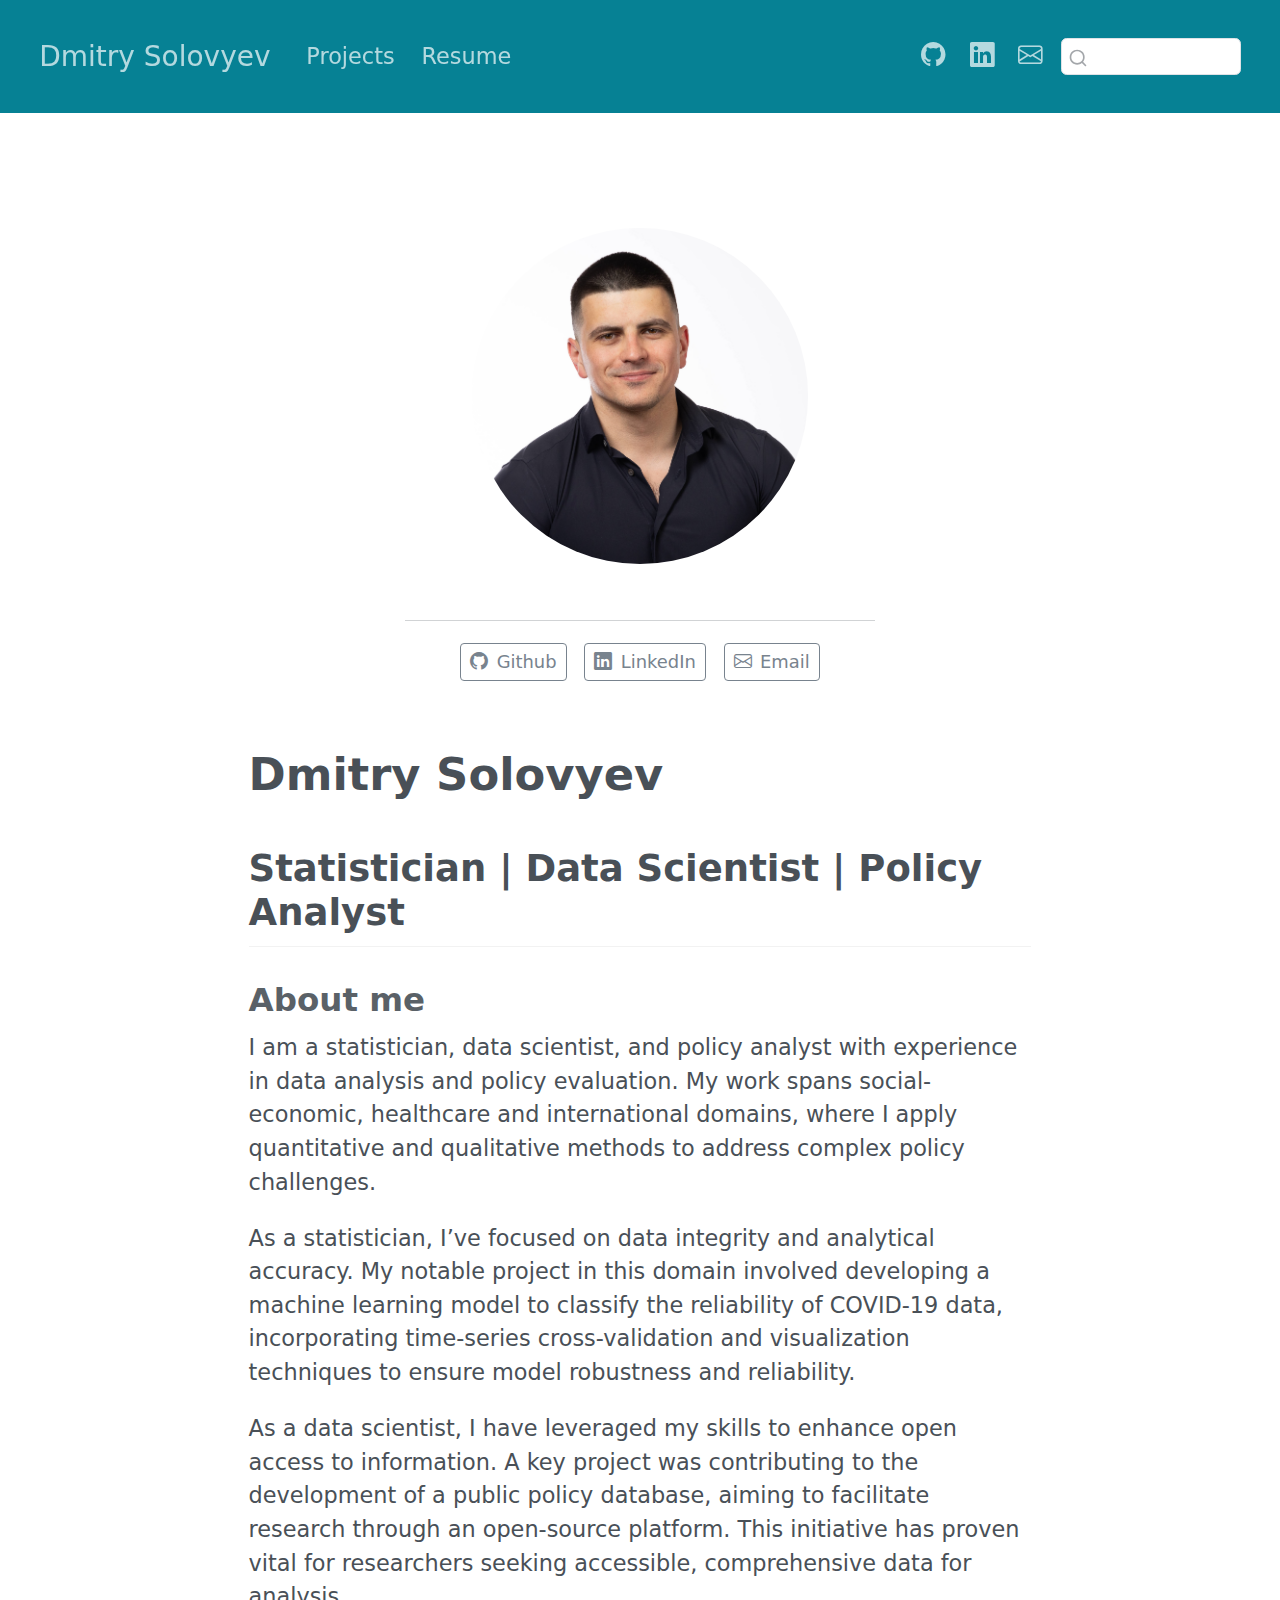
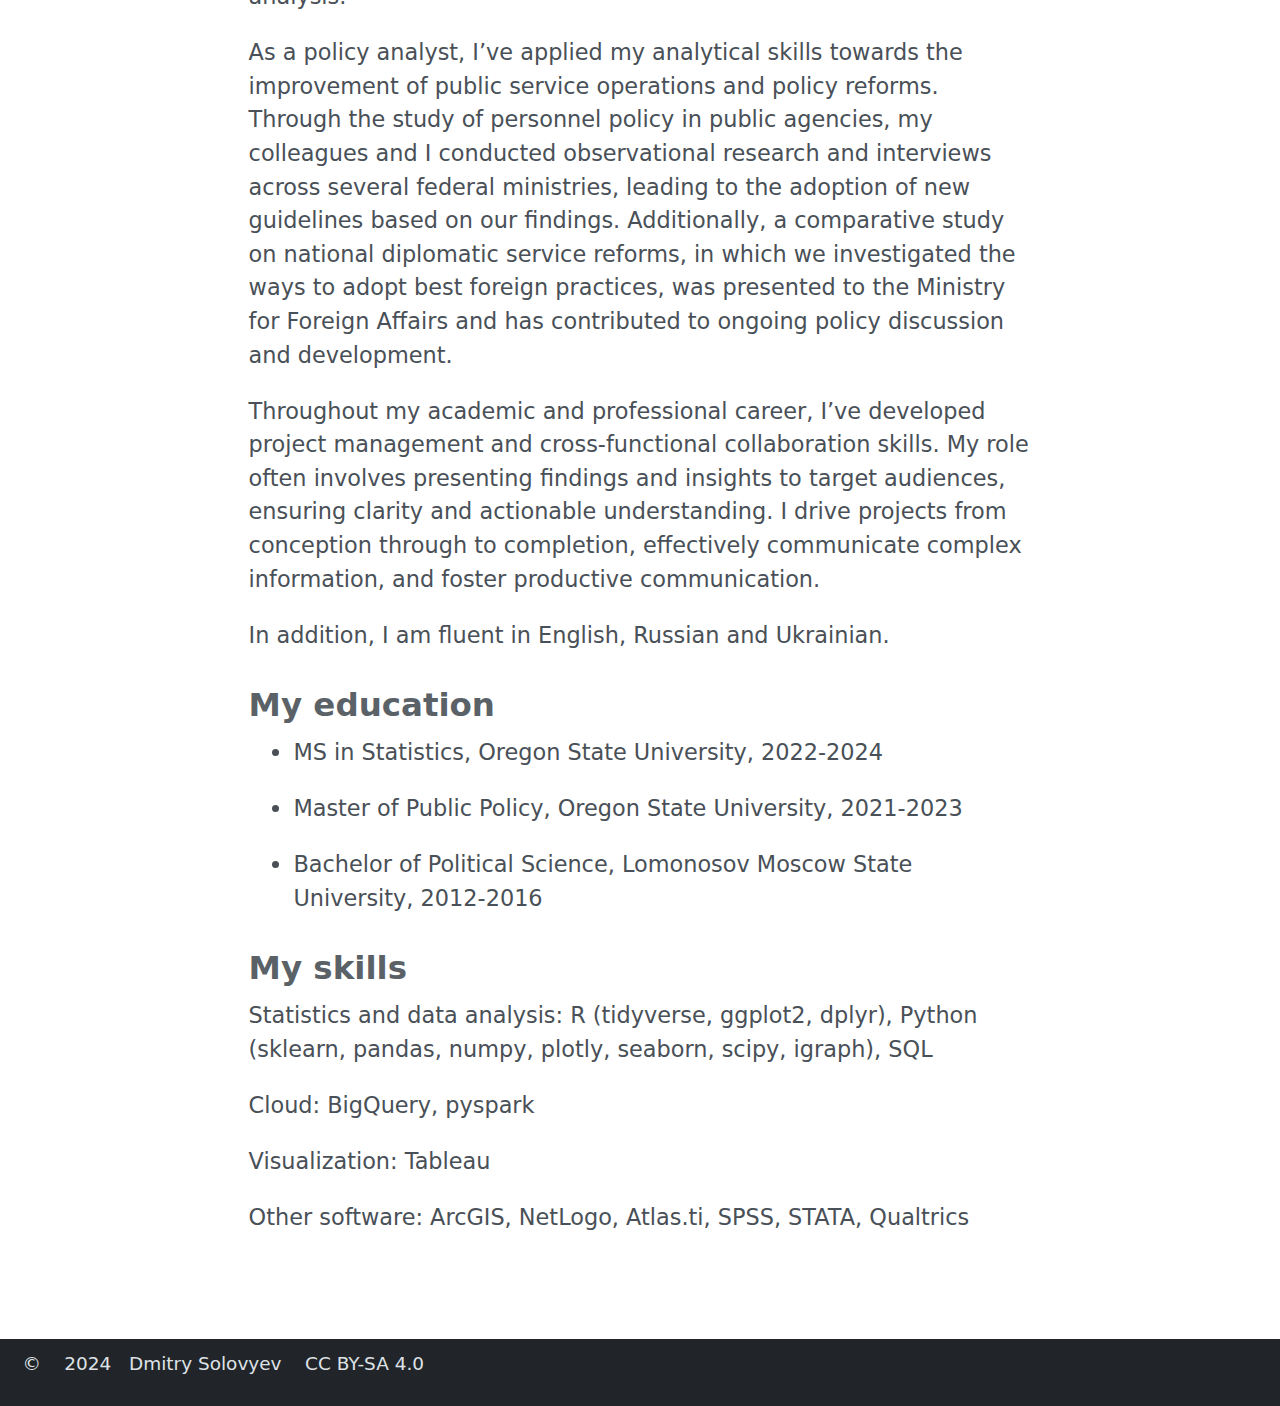
<file: docs/index.html>
<!DOCTYPE html>
<html xmlns="http://www.w3.org/1999/xhtml" lang="en" xml:lang="en"><head>

<meta charset="utf-8">
<meta name="generator" content="quarto-1.4.552">

<meta name="viewport" content="width=device-width, initial-scale=1.0, user-scalable=yes">


<title>Dmitry Solovyev</title>
<style>
code{white-space: pre-wrap;}
span.smallcaps{font-variant: small-caps;}
div.columns{display: flex; gap: min(4vw, 1.5em);}
div.column{flex: auto; overflow-x: auto;}
div.hanging-indent{margin-left: 1.5em; text-indent: -1.5em;}
ul.task-list{list-style: none;}
ul.task-list li input[type="checkbox"] {
  width: 0.8em;
  margin: 0 0.8em 0.2em -1em; /* quarto-specific, see https://github.com/quarto-dev/quarto-cli/issues/4556 */ 
  vertical-align: middle;
}
</style>


<script src="site_libs/quarto-nav/quarto-nav.js"></script>
<script src="site_libs/clipboard/clipboard.min.js"></script>
<script src="site_libs/quarto-search/autocomplete.umd.js"></script>
<script src="site_libs/quarto-search/fuse.min.js"></script>
<script src="site_libs/quarto-search/quarto-search.js"></script>
<meta name="quarto:offset" content="./">
<script src="site_libs/quarto-html/quarto.js"></script>
<script src="site_libs/quarto-html/popper.min.js"></script>
<script src="site_libs/quarto-html/tippy.umd.min.js"></script>
<link href="site_libs/quarto-html/tippy.css" rel="stylesheet">
<link href="site_libs/quarto-html/quarto-syntax-highlighting.css" rel="stylesheet" id="quarto-text-highlighting-styles">
<script src="site_libs/bootstrap/bootstrap.min.js"></script>
<link href="site_libs/bootstrap/bootstrap-icons.css" rel="stylesheet">
<link href="site_libs/bootstrap/bootstrap.min.css" rel="stylesheet" id="quarto-bootstrap" data-mode="light">
<script id="quarto-search-options" type="application/json">{
  "location": "navbar",
  "copy-button": false,
  "collapse-after": 3,
  "panel-placement": "end",
  "type": "textbox",
  "limit": 50,
  "keyboard-shortcut": [
    "f",
    "/",
    "s"
  ],
  "language": {
    "search-no-results-text": "No results",
    "search-matching-documents-text": "matching documents",
    "search-copy-link-title": "Copy link to search",
    "search-hide-matches-text": "Hide additional matches",
    "search-more-match-text": "more match in this document",
    "search-more-matches-text": "more matches in this document",
    "search-clear-button-title": "Clear",
    "search-text-placeholder": "",
    "search-detached-cancel-button-title": "Cancel",
    "search-submit-button-title": "Submit",
    "search-label": "Search"
  }
}</script>


</head>

<body class="nav-fixed fullcontent">

<div id="quarto-search-results"></div>
  <header id="quarto-header" class="headroom fixed-top">
    <nav class="navbar navbar-expand-lg " data-bs-theme="dark">
      <div class="navbar-container container-fluid">
      <div class="navbar-brand-container mx-auto">
    <a class="navbar-brand" href="./index.html">
    <span class="navbar-title">Dmitry Solovyev</span>
    </a>
  </div>
            <div id="quarto-search" class="" title="Search"></div>
          <button class="navbar-toggler" type="button" data-bs-toggle="collapse" data-bs-target="#navbarCollapse" aria-controls="navbarCollapse" aria-expanded="false" aria-label="Toggle navigation" onclick="if (window.quartoToggleHeadroom) { window.quartoToggleHeadroom(); }">
  <span class="navbar-toggler-icon"></span>
</button>
          <div class="collapse navbar-collapse" id="navbarCollapse">
            <ul class="navbar-nav navbar-nav-scroll me-auto">
  <li class="nav-item">
    <a class="nav-link" href="./projects/projects_index.html"> 
<span class="menu-text">Projects</span></a>
  </li>  
  <li class="nav-item">
    <a class="nav-link" href="./cv/cv_index.html"> 
<span class="menu-text">Resume</span></a>
  </li>  
</ul>
            <ul class="navbar-nav navbar-nav-scroll ms-auto">
  <li class="nav-item compact">
    <a class="nav-link" href="https://github.com/xeshbeluk"> <i class="bi bi-github" role="img">
</i> 
<span class="menu-text"></span></a>
  </li>  
  <li class="nav-item compact">
    <a class="nav-link" href="https://www.linkedin.com/in/dmitrysolovyev1995/"> <i class="bi bi-linkedin" role="img">
</i> 
<span class="menu-text"></span></a>
  </li>  
  <li class="nav-item compact">
    <a class="nav-link" href="mailto:soldmibor@gmail.com"> <i class="bi bi-envelope" role="img" aria-label="email">
</i> 
<span class="menu-text"></span></a>
  </li>  
</ul>
          </div> <!-- /navcollapse -->
          <div class="quarto-navbar-tools">
</div>
      </div> <!-- /container-fluid -->
    </nav>
</header>
<!-- content -->
<div id="quarto-content" class="quarto-container page-columns page-rows-contents page-layout-article page-navbar">
<!-- sidebar -->
<!-- margin-sidebar -->
    
<!-- main -->
<main class="content" id="quarto-document-content">




<div class="quarto-about-jolla content">
  <img src="img/me_image.jpg" class="about-image
  round " style="height: 15em; width: 15em;">
 <div id="about-block">
</div> 
  <hr class="about-sep">
   <div class="about-links">
  <a href="https://github.com/xeshbeluk" class="about-link" rel="" target="">
    <i class="bi bi-github"></i>
     <span class="about-link-text">Github</span>
  </a>
  <a href="https://www.linkedin.com/in/dmitrysolovyev1995/" class="about-link" rel="" target="">
    <i class="bi bi-linkedin"></i>
     <span class="about-link-text">LinkedIn</span>
  </a>
  <a href="mailto:soldmibor@gmail.com" class="about-link" rel="" target="">
    <i class="bi bi-envelope"></i>
     <span class="about-link-text">Email</span>
  </a>
</div>
</div>

<section id="dmitry-solovyev" class="level1">
<h1>Dmitry Solovyev</h1>
<section id="statistician-data-scientist-policy-analyst" class="level2">
<h2 data-anchor-id="statistician-data-scientist-policy-analyst">Statistician | Data Scientist | Policy Analyst</h2>
<section id="about-me" class="level3">
<h3 data-anchor-id="about-me">About me</h3>
<p>I am a statistician, data scientist, and policy analyst with experience in data analysis and policy evaluation. My work spans social-economic, healthcare and international domains, where I apply quantitative and qualitative methods to address complex policy challenges.</p>
<p>As a statistician, I’ve focused on data integrity and analytical accuracy. My notable project in this domain involved developing a machine learning model to classify the reliability of COVID-19 data, incorporating time-series cross-validation and visualization techniques to ensure model robustness and reliability.</p>
<p>As a data scientist, I have leveraged my skills to enhance open access to information. A key project was contributing to the development of a public policy database, aiming to facilitate research through an open-source platform. This initiative has proven vital for researchers seeking accessible, comprehensive data for analysis.</p>
<p>As a policy analyst, I’ve applied my analytical skills towards the improvement of public service operations and policy reforms. Through the study of personnel policy in public agencies, my colleagues and I conducted observational research and interviews across several federal ministries, leading to the adoption of new guidelines based on our findings. Additionally, a comparative study on national diplomatic service reforms, in which we investigated the ways to adopt best foreign practices, was presented to the Ministry for Foreign Affairs and has contributed to ongoing policy discussion and development.</p>
<p>Throughout my academic and professional career, I’ve developed project management and cross-functional collaboration skills. My role often involves presenting findings and insights to target audiences, ensuring clarity and actionable understanding. I drive projects from conception through to completion, effectively communicate complex information, and foster productive communication.</p>
<p>In addition, I am fluent in English, Russian and Ukrainian.</p>
</section>
<section id="my-education" class="level3">
<h3 data-anchor-id="my-education">My education</h3>
<ul>
<li><p>MS in Statistics, Oregon State University, 2022-2024</p></li>
<li><p>Master of Public Policy, Oregon State University, 2021-2023</p></li>
<li><p>Bachelor of Political Science, Lomonosov Moscow State University, 2012-2016</p></li>
</ul>
</section>
<section id="my-skills" class="level3">
<h3 data-anchor-id="my-skills">My skills</h3>
<p>Statistics and data analysis: R (tidyverse, ggplot2, dplyr), Python (sklearn, pandas, numpy, plotly, seaborn, scipy, igraph), SQL</p>
<p>Cloud: BigQuery, pyspark</p>
<p>Visualization: Tableau</p>
<p>Other software: ArcGIS, NetLogo, Atlas.ti, SPSS, STATA, Qualtrics</p>



</section>
</section>
</section>

</main> <!-- /main -->
<script id="quarto-html-after-body" type="application/javascript">
window.document.addEventListener("DOMContentLoaded", function (event) {
  const toggleBodyColorMode = (bsSheetEl) => {
    const mode = bsSheetEl.getAttribute("data-mode");
    const bodyEl = window.document.querySelector("body");
    if (mode === "dark") {
      bodyEl.classList.add("quarto-dark");
      bodyEl.classList.remove("quarto-light");
    } else {
      bodyEl.classList.add("quarto-light");
      bodyEl.classList.remove("quarto-dark");
    }
  }
  const toggleBodyColorPrimary = () => {
    const bsSheetEl = window.document.querySelector("link#quarto-bootstrap");
    if (bsSheetEl) {
      toggleBodyColorMode(bsSheetEl);
    }
  }
  toggleBodyColorPrimary();  
  const isCodeAnnotation = (el) => {
    for (const clz of el.classList) {
      if (clz.startsWith('code-annotation-')) {                     
        return true;
      }
    }
    return false;
  }
  const clipboard = new window.ClipboardJS('.code-copy-button', {
    text: function(trigger) {
      const codeEl = trigger.previousElementSibling.cloneNode(true);
      for (const childEl of codeEl.children) {
        if (isCodeAnnotation(childEl)) {
          childEl.remove();
        }
      }
      return codeEl.innerText;
    }
  });
  clipboard.on('success', function(e) {
    // button target
    const button = e.trigger;
    // don't keep focus
    button.blur();
    // flash "checked"
    button.classList.add('code-copy-button-checked');
    var currentTitle = button.getAttribute("title");
    button.setAttribute("title", "Copied!");
    let tooltip;
    if (window.bootstrap) {
      button.setAttribute("data-bs-toggle", "tooltip");
      button.setAttribute("data-bs-placement", "left");
      button.setAttribute("data-bs-title", "Copied!");
      tooltip = new bootstrap.Tooltip(button, 
        { trigger: "manual", 
          customClass: "code-copy-button-tooltip",
          offset: [0, -8]});
      tooltip.show();    
    }
    setTimeout(function() {
      if (tooltip) {
        tooltip.hide();
        button.removeAttribute("data-bs-title");
        button.removeAttribute("data-bs-toggle");
        button.removeAttribute("data-bs-placement");
      }
      button.setAttribute("title", currentTitle);
      button.classList.remove('code-copy-button-checked');
    }, 1000);
    // clear code selection
    e.clearSelection();
  });
    var localhostRegex = new RegExp(/^(?:http|https):\/\/localhost\:?[0-9]*\//);
    var mailtoRegex = new RegExp(/^mailto:/);
      var filterRegex = new RegExp('/' + window.location.host + '/');
    var isInternal = (href) => {
        return filterRegex.test(href) || localhostRegex.test(href) || mailtoRegex.test(href);
    }
    // Inspect non-navigation links and adorn them if external
 	var links = window.document.querySelectorAll('a[href]:not(.nav-link):not(.navbar-brand):not(.toc-action):not(.sidebar-link):not(.sidebar-item-toggle):not(.pagination-link):not(.no-external):not([aria-hidden]):not(.dropdown-item):not(.quarto-navigation-tool)');
    for (var i=0; i<links.length; i++) {
      const link = links[i];
      if (!isInternal(link.href)) {
        // undo the damage that might have been done by quarto-nav.js in the case of
        // links that we want to consider external
        if (link.dataset.originalHref !== undefined) {
          link.href = link.dataset.originalHref;
        }
      }
    }
  function tippyHover(el, contentFn, onTriggerFn, onUntriggerFn) {
    const config = {
      allowHTML: true,
      maxWidth: 500,
      delay: 100,
      arrow: false,
      appendTo: function(el) {
          return el.parentElement;
      },
      interactive: true,
      interactiveBorder: 10,
      theme: 'quarto',
      placement: 'bottom-start',
    };
    if (contentFn) {
      config.content = contentFn;
    }
    if (onTriggerFn) {
      config.onTrigger = onTriggerFn;
    }
    if (onUntriggerFn) {
      config.onUntrigger = onUntriggerFn;
    }
    window.tippy(el, config); 
  }
  const noterefs = window.document.querySelectorAll('a[role="doc-noteref"]');
  for (var i=0; i<noterefs.length; i++) {
    const ref = noterefs[i];
    tippyHover(ref, function() {
      // use id or data attribute instead here
      let href = ref.getAttribute('data-footnote-href') || ref.getAttribute('href');
      try { href = new URL(href).hash; } catch {}
      const id = href.replace(/^#\/?/, "");
      const note = window.document.getElementById(id);
      if (note) {
        return note.innerHTML;
      } else {
        return "";
      }
    });
  }
  const xrefs = window.document.querySelectorAll('a.quarto-xref');
  const processXRef = (id, note) => {
    // Strip column container classes
    const stripColumnClz = (el) => {
      el.classList.remove("page-full", "page-columns");
      if (el.children) {
        for (const child of el.children) {
          stripColumnClz(child);
        }
      }
    }
    stripColumnClz(note)
    if (id === null || id.startsWith('sec-')) {
      // Special case sections, only their first couple elements
      const container = document.createElement("div");
      if (note.children && note.children.length > 2) {
        container.appendChild(note.children[0].cloneNode(true));
        for (let i = 1; i < note.children.length; i++) {
          const child = note.children[i];
          if (child.tagName === "P" && child.innerText === "") {
            continue;
          } else {
            container.appendChild(child.cloneNode(true));
            break;
          }
        }
        if (window.Quarto?.typesetMath) {
          window.Quarto.typesetMath(container);
        }
        return container.innerHTML
      } else {
        if (window.Quarto?.typesetMath) {
          window.Quarto.typesetMath(note);
        }
        return note.innerHTML;
      }
    } else {
      // Remove any anchor links if they are present
      const anchorLink = note.querySelector('a.anchorjs-link');
      if (anchorLink) {
        anchorLink.remove();
      }
      if (window.Quarto?.typesetMath) {
        window.Quarto.typesetMath(note);
      }
      // TODO in 1.5, we should make sure this works without a callout special case
      if (note.classList.contains("callout")) {
        return note.outerHTML;
      } else {
        return note.innerHTML;
      }
    }
  }
  for (var i=0; i<xrefs.length; i++) {
    const xref = xrefs[i];
    tippyHover(xref, undefined, function(instance) {
      instance.disable();
      let url = xref.getAttribute('href');
      let hash = undefined; 
      if (url.startsWith('#')) {
        hash = url;
      } else {
        try { hash = new URL(url).hash; } catch {}
      }
      if (hash) {
        const id = hash.replace(/^#\/?/, "");
        const note = window.document.getElementById(id);
        if (note !== null) {
          try {
            const html = processXRef(id, note.cloneNode(true));
            instance.setContent(html);
          } finally {
            instance.enable();
            instance.show();
          }
        } else {
          // See if we can fetch this
          fetch(url.split('#')[0])
          .then(res => res.text())
          .then(html => {
            const parser = new DOMParser();
            const htmlDoc = parser.parseFromString(html, "text/html");
            const note = htmlDoc.getElementById(id);
            if (note !== null) {
              const html = processXRef(id, note);
              instance.setContent(html);
            } 
          }).finally(() => {
            instance.enable();
            instance.show();
          });
        }
      } else {
        // See if we can fetch a full url (with no hash to target)
        // This is a special case and we should probably do some content thinning / targeting
        fetch(url)
        .then(res => res.text())
        .then(html => {
          const parser = new DOMParser();
          const htmlDoc = parser.parseFromString(html, "text/html");
          const note = htmlDoc.querySelector('main.content');
          if (note !== null) {
            // This should only happen for chapter cross references
            // (since there is no id in the URL)
            // remove the first header
            if (note.children.length > 0 && note.children[0].tagName === "HEADER") {
              note.children[0].remove();
            }
            const html = processXRef(null, note);
            instance.setContent(html);
          } 
        }).finally(() => {
          instance.enable();
          instance.show();
        });
      }
    }, function(instance) {
    });
  }
      let selectedAnnoteEl;
      const selectorForAnnotation = ( cell, annotation) => {
        let cellAttr = 'data-code-cell="' + cell + '"';
        let lineAttr = 'data-code-annotation="' +  annotation + '"';
        const selector = 'span[' + cellAttr + '][' + lineAttr + ']';
        return selector;
      }
      const selectCodeLines = (annoteEl) => {
        const doc = window.document;
        const targetCell = annoteEl.getAttribute("data-target-cell");
        const targetAnnotation = annoteEl.getAttribute("data-target-annotation");
        const annoteSpan = window.document.querySelector(selectorForAnnotation(targetCell, targetAnnotation));
        const lines = annoteSpan.getAttribute("data-code-lines").split(",");
        const lineIds = lines.map((line) => {
          return targetCell + "-" + line;
        })
        let top = null;
        let height = null;
        let parent = null;
        if (lineIds.length > 0) {
            //compute the position of the single el (top and bottom and make a div)
            const el = window.document.getElementById(lineIds[0]);
            top = el.offsetTop;
            height = el.offsetHeight;
            parent = el.parentElement.parentElement;
          if (lineIds.length > 1) {
            const lastEl = window.document.getElementById(lineIds[lineIds.length - 1]);
            const bottom = lastEl.offsetTop + lastEl.offsetHeight;
            height = bottom - top;
          }
          if (top !== null && height !== null && parent !== null) {
            // cook up a div (if necessary) and position it 
            let div = window.document.getElementById("code-annotation-line-highlight");
            if (div === null) {
              div = window.document.createElement("div");
              div.setAttribute("id", "code-annotation-line-highlight");
              div.style.position = 'absolute';
              parent.appendChild(div);
            }
            div.style.top = top - 2 + "px";
            div.style.height = height + 4 + "px";
            div.style.left = 0;
            let gutterDiv = window.document.getElementById("code-annotation-line-highlight-gutter");
            if (gutterDiv === null) {
              gutterDiv = window.document.createElement("div");
              gutterDiv.setAttribute("id", "code-annotation-line-highlight-gutter");
              gutterDiv.style.position = 'absolute';
              const codeCell = window.document.getElementById(targetCell);
              const gutter = codeCell.querySelector('.code-annotation-gutter');
              gutter.appendChild(gutterDiv);
            }
            gutterDiv.style.top = top - 2 + "px";
            gutterDiv.style.height = height + 4 + "px";
          }
          selectedAnnoteEl = annoteEl;
        }
      };
      const unselectCodeLines = () => {
        const elementsIds = ["code-annotation-line-highlight", "code-annotation-line-highlight-gutter"];
        elementsIds.forEach((elId) => {
          const div = window.document.getElementById(elId);
          if (div) {
            div.remove();
          }
        });
        selectedAnnoteEl = undefined;
      };
        // Handle positioning of the toggle
    window.addEventListener(
      "resize",
      throttle(() => {
        elRect = undefined;
        if (selectedAnnoteEl) {
          selectCodeLines(selectedAnnoteEl);
        }
      }, 10)
    );
    function throttle(fn, ms) {
    let throttle = false;
    let timer;
      return (...args) => {
        if(!throttle) { // first call gets through
            fn.apply(this, args);
            throttle = true;
        } else { // all the others get throttled
            if(timer) clearTimeout(timer); // cancel #2
            timer = setTimeout(() => {
              fn.apply(this, args);
              timer = throttle = false;
            }, ms);
        }
      };
    }
      // Attach click handler to the DT
      const annoteDls = window.document.querySelectorAll('dt[data-target-cell]');
      for (const annoteDlNode of annoteDls) {
        annoteDlNode.addEventListener('click', (event) => {
          const clickedEl = event.target;
          if (clickedEl !== selectedAnnoteEl) {
            unselectCodeLines();
            const activeEl = window.document.querySelector('dt[data-target-cell].code-annotation-active');
            if (activeEl) {
              activeEl.classList.remove('code-annotation-active');
            }
            selectCodeLines(clickedEl);
            clickedEl.classList.add('code-annotation-active');
          } else {
            // Unselect the line
            unselectCodeLines();
            clickedEl.classList.remove('code-annotation-active');
          }
        });
      }
  const findCites = (el) => {
    const parentEl = el.parentElement;
    if (parentEl) {
      const cites = parentEl.dataset.cites;
      if (cites) {
        return {
          el,
          cites: cites.split(' ')
        };
      } else {
        return findCites(el.parentElement)
      }
    } else {
      return undefined;
    }
  };
  var bibliorefs = window.document.querySelectorAll('a[role="doc-biblioref"]');
  for (var i=0; i<bibliorefs.length; i++) {
    const ref = bibliorefs[i];
    const citeInfo = findCites(ref);
    if (citeInfo) {
      tippyHover(citeInfo.el, function() {
        var popup = window.document.createElement('div');
        citeInfo.cites.forEach(function(cite) {
          var citeDiv = window.document.createElement('div');
          citeDiv.classList.add('hanging-indent');
          citeDiv.classList.add('csl-entry');
          var biblioDiv = window.document.getElementById('ref-' + cite);
          if (biblioDiv) {
            citeDiv.innerHTML = biblioDiv.innerHTML;
          }
          popup.appendChild(citeDiv);
        });
        return popup.innerHTML;
      });
    }
  }
});
</script>
</div> <!-- /content -->
<footer class="footer">
  <div class="nav-footer">
    <div class="nav-footer-left">
<p><span class="faux-block">© &nbsp;&nbsp; 2024 &nbsp;&nbsp;Dmitry Solovyev &nbsp;&nbsp; CC BY-SA 4.0</span></p>
</div>   
    <div class="nav-footer-center">
      &nbsp;
    </div>
    <div class="nav-footer-right">
      &nbsp;
    </div>
  </div>
</footer>




</body></html>
</file>
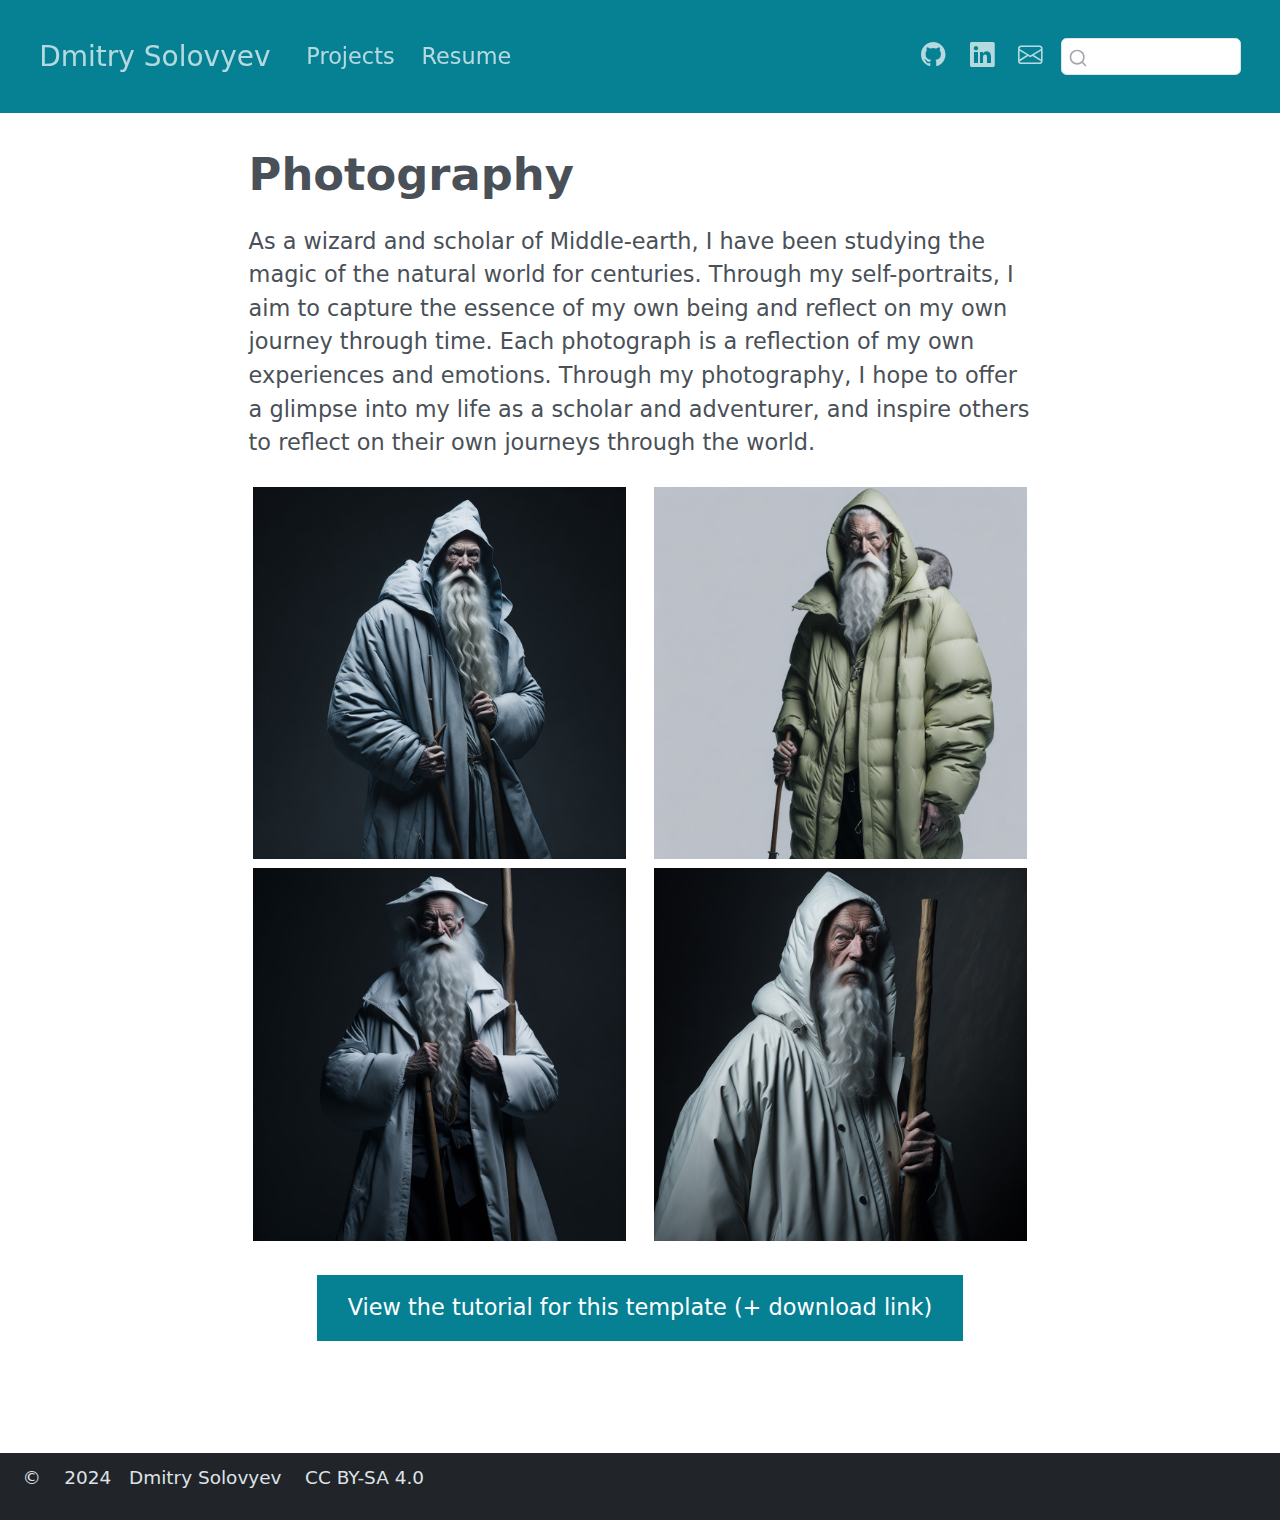
<file: docs/photography/index.html>
<!DOCTYPE html>
<html xmlns="http://www.w3.org/1999/xhtml" lang="en" xml:lang="en"><head>

<meta charset="utf-8">
<meta name="generator" content="quarto-1.4.552">

<meta name="viewport" content="width=device-width, initial-scale=1.0, user-scalable=yes">


<title>Dmitry Solovyev - Photography</title>
<style>
code{white-space: pre-wrap;}
span.smallcaps{font-variant: small-caps;}
div.columns{display: flex; gap: min(4vw, 1.5em);}
div.column{flex: auto; overflow-x: auto;}
div.hanging-indent{margin-left: 1.5em; text-indent: -1.5em;}
ul.task-list{list-style: none;}
ul.task-list li input[type="checkbox"] {
  width: 0.8em;
  margin: 0 0.8em 0.2em -1em; /* quarto-specific, see https://github.com/quarto-dev/quarto-cli/issues/4556 */ 
  vertical-align: middle;
}
</style>


<script src="../site_libs/quarto-nav/quarto-nav.js"></script>
<script src="../site_libs/clipboard/clipboard.min.js"></script>
<script src="../site_libs/quarto-search/autocomplete.umd.js"></script>
<script src="../site_libs/quarto-search/fuse.min.js"></script>
<script src="../site_libs/quarto-search/quarto-search.js"></script>
<meta name="quarto:offset" content="../">
<script src="../site_libs/quarto-html/quarto.js"></script>
<script src="../site_libs/quarto-html/popper.min.js"></script>
<script src="../site_libs/quarto-html/tippy.umd.min.js"></script>
<script src="../site_libs/quarto-html/anchor.min.js"></script>
<link href="../site_libs/quarto-html/tippy.css" rel="stylesheet">
<link href="../site_libs/quarto-html/quarto-syntax-highlighting.css" rel="stylesheet" id="quarto-text-highlighting-styles">
<script src="../site_libs/bootstrap/bootstrap.min.js"></script>
<link href="../site_libs/bootstrap/bootstrap-icons.css" rel="stylesheet">
<link href="../site_libs/bootstrap/bootstrap.min.css" rel="stylesheet" id="quarto-bootstrap" data-mode="light">
<script id="quarto-search-options" type="application/json">{
  "location": "navbar",
  "copy-button": false,
  "collapse-after": 3,
  "panel-placement": "end",
  "type": "textbox",
  "limit": 50,
  "keyboard-shortcut": [
    "f",
    "/",
    "s"
  ],
  "language": {
    "search-no-results-text": "No results",
    "search-matching-documents-text": "matching documents",
    "search-copy-link-title": "Copy link to search",
    "search-hide-matches-text": "Hide additional matches",
    "search-more-match-text": "more match in this document",
    "search-more-matches-text": "more matches in this document",
    "search-clear-button-title": "Clear",
    "search-text-placeholder": "",
    "search-detached-cancel-button-title": "Cancel",
    "search-submit-button-title": "Submit",
    "search-label": "Search"
  }
}</script>


</head>

<body class="nav-fixed fullcontent">

<div id="quarto-search-results"></div>
  <header id="quarto-header" class="headroom fixed-top">
    <nav class="navbar navbar-expand-lg " data-bs-theme="dark">
      <div class="navbar-container container-fluid">
      <div class="navbar-brand-container mx-auto">
    <a class="navbar-brand" href="../index.html">
    <span class="navbar-title">Dmitry Solovyev</span>
    </a>
  </div>
            <div id="quarto-search" class="" title="Search"></div>
          <button class="navbar-toggler" type="button" data-bs-toggle="collapse" data-bs-target="#navbarCollapse" aria-controls="navbarCollapse" aria-expanded="false" aria-label="Toggle navigation" onclick="if (window.quartoToggleHeadroom) { window.quartoToggleHeadroom(); }">
  <span class="navbar-toggler-icon"></span>
</button>
          <div class="collapse navbar-collapse" id="navbarCollapse">
            <ul class="navbar-nav navbar-nav-scroll me-auto">
  <li class="nav-item">
    <a class="nav-link" href="../projects/projects_index.html"> 
<span class="menu-text">Projects</span></a>
  </li>  
  <li class="nav-item">
    <a class="nav-link" href="../cv/cv_index.html"> 
<span class="menu-text">Resume</span></a>
  </li>  
</ul>
            <ul class="navbar-nav navbar-nav-scroll ms-auto">
  <li class="nav-item compact">
    <a class="nav-link" href="https://github.com/xeshbeluk"> <i class="bi bi-github" role="img">
</i> 
<span class="menu-text"></span></a>
  </li>  
  <li class="nav-item compact">
    <a class="nav-link" href="https://www.linkedin.com/in/dmitrysolovyev1995/"> <i class="bi bi-linkedin" role="img">
</i> 
<span class="menu-text"></span></a>
  </li>  
  <li class="nav-item compact">
    <a class="nav-link" href="mailto:soldmibor@gmail.com"> <i class="bi bi-envelope" role="img" aria-label="email">
</i> 
<span class="menu-text"></span></a>
  </li>  
</ul>
          </div> <!-- /navcollapse -->
          <div class="quarto-navbar-tools">
</div>
      </div> <!-- /container-fluid -->
    </nav>
</header>
<!-- content -->
<div id="quarto-content" class="quarto-container page-columns page-rows-contents page-layout-article page-navbar">
<!-- sidebar -->
<!-- margin-sidebar -->
    
<!-- main -->
<main class="content" id="quarto-document-content">

<header id="title-block-header" class="quarto-title-block default">
<div class="quarto-title">
<h1 class="title">Photography</h1>
</div>



<div class="quarto-title-meta">

    
  
    
  </div>
  


</header>


<p>As a wizard and scholar of Middle-earth, I have been studying the magic of the natural world for centuries. Through my self-portraits, I aim to capture the essence of my own being and reflect on my own journey through time. Each photograph is a reflection of my own experiences and emotions. Through my photography, I hope to offer a glimpse into my life as a scholar and adventurer, and inspire others to reflect on their own journeys through the world.</p>
<div>

</div>
<div class="quarto-layout-panel" data-layout-ncol="2">
<div class="quarto-layout-row">
<div class="quarto-layout-cell" style="flex-basis: 50.0%;justify-content: center;">
<p><img src="gandalf_image_1.jpg" class="img-fluid"></p>
</div>
<div class="quarto-layout-cell" style="flex-basis: 50.0%;justify-content: center;">
<p><img src="gandalf_image_2.jpg" class="img-fluid"></p>
</div>
</div>
<div class="quarto-layout-row">
<div class="quarto-layout-cell" style="flex-basis: 50.0%;justify-content: center;">
<p><img src="gandalf_image_3.jpg" class="img-fluid"></p>
</div>
<div class="quarto-layout-cell" style="flex-basis: 50.0%;justify-content: center;">
<p><img src="gandalf_image_4.jpg" class="img-fluid"></p>
</div>
</div>
</div>
<div style="margin: 30px; text-align: center;">
<a class="btn btn-primary" href="https://www.marvinschmitt.com/blog/website-tutorial-quarto/" role="button" target="_blank" style="padding: 15px 30px;">View the tutorial for this template (+ download link)</a>
</div>



</main> <!-- /main -->
<script id="quarto-html-after-body" type="application/javascript">
window.document.addEventListener("DOMContentLoaded", function (event) {
  const toggleBodyColorMode = (bsSheetEl) => {
    const mode = bsSheetEl.getAttribute("data-mode");
    const bodyEl = window.document.querySelector("body");
    if (mode === "dark") {
      bodyEl.classList.add("quarto-dark");
      bodyEl.classList.remove("quarto-light");
    } else {
      bodyEl.classList.add("quarto-light");
      bodyEl.classList.remove("quarto-dark");
    }
  }
  const toggleBodyColorPrimary = () => {
    const bsSheetEl = window.document.querySelector("link#quarto-bootstrap");
    if (bsSheetEl) {
      toggleBodyColorMode(bsSheetEl);
    }
  }
  toggleBodyColorPrimary();  
  const icon = "";
  const anchorJS = new window.AnchorJS();
  anchorJS.options = {
    placement: 'right',
    icon: icon
  };
  anchorJS.add('.anchored');
  const isCodeAnnotation = (el) => {
    for (const clz of el.classList) {
      if (clz.startsWith('code-annotation-')) {                     
        return true;
      }
    }
    return false;
  }
  const clipboard = new window.ClipboardJS('.code-copy-button', {
    text: function(trigger) {
      const codeEl = trigger.previousElementSibling.cloneNode(true);
      for (const childEl of codeEl.children) {
        if (isCodeAnnotation(childEl)) {
          childEl.remove();
        }
      }
      return codeEl.innerText;
    }
  });
  clipboard.on('success', function(e) {
    // button target
    const button = e.trigger;
    // don't keep focus
    button.blur();
    // flash "checked"
    button.classList.add('code-copy-button-checked');
    var currentTitle = button.getAttribute("title");
    button.setAttribute("title", "Copied!");
    let tooltip;
    if (window.bootstrap) {
      button.setAttribute("data-bs-toggle", "tooltip");
      button.setAttribute("data-bs-placement", "left");
      button.setAttribute("data-bs-title", "Copied!");
      tooltip = new bootstrap.Tooltip(button, 
        { trigger: "manual", 
          customClass: "code-copy-button-tooltip",
          offset: [0, -8]});
      tooltip.show();    
    }
    setTimeout(function() {
      if (tooltip) {
        tooltip.hide();
        button.removeAttribute("data-bs-title");
        button.removeAttribute("data-bs-toggle");
        button.removeAttribute("data-bs-placement");
      }
      button.setAttribute("title", currentTitle);
      button.classList.remove('code-copy-button-checked');
    }, 1000);
    // clear code selection
    e.clearSelection();
  });
    var localhostRegex = new RegExp(/^(?:http|https):\/\/localhost\:?[0-9]*\//);
    var mailtoRegex = new RegExp(/^mailto:/);
      var filterRegex = new RegExp('/' + window.location.host + '/');
    var isInternal = (href) => {
        return filterRegex.test(href) || localhostRegex.test(href) || mailtoRegex.test(href);
    }
    // Inspect non-navigation links and adorn them if external
 	var links = window.document.querySelectorAll('a[href]:not(.nav-link):not(.navbar-brand):not(.toc-action):not(.sidebar-link):not(.sidebar-item-toggle):not(.pagination-link):not(.no-external):not([aria-hidden]):not(.dropdown-item):not(.quarto-navigation-tool)');
    for (var i=0; i<links.length; i++) {
      const link = links[i];
      if (!isInternal(link.href)) {
        // undo the damage that might have been done by quarto-nav.js in the case of
        // links that we want to consider external
        if (link.dataset.originalHref !== undefined) {
          link.href = link.dataset.originalHref;
        }
      }
    }
  function tippyHover(el, contentFn, onTriggerFn, onUntriggerFn) {
    const config = {
      allowHTML: true,
      maxWidth: 500,
      delay: 100,
      arrow: false,
      appendTo: function(el) {
          return el.parentElement;
      },
      interactive: true,
      interactiveBorder: 10,
      theme: 'quarto',
      placement: 'bottom-start',
    };
    if (contentFn) {
      config.content = contentFn;
    }
    if (onTriggerFn) {
      config.onTrigger = onTriggerFn;
    }
    if (onUntriggerFn) {
      config.onUntrigger = onUntriggerFn;
    }
    window.tippy(el, config); 
  }
  const noterefs = window.document.querySelectorAll('a[role="doc-noteref"]');
  for (var i=0; i<noterefs.length; i++) {
    const ref = noterefs[i];
    tippyHover(ref, function() {
      // use id or data attribute instead here
      let href = ref.getAttribute('data-footnote-href') || ref.getAttribute('href');
      try { href = new URL(href).hash; } catch {}
      const id = href.replace(/^#\/?/, "");
      const note = window.document.getElementById(id);
      if (note) {
        return note.innerHTML;
      } else {
        return "";
      }
    });
  }
  const xrefs = window.document.querySelectorAll('a.quarto-xref');
  const processXRef = (id, note) => {
    // Strip column container classes
    const stripColumnClz = (el) => {
      el.classList.remove("page-full", "page-columns");
      if (el.children) {
        for (const child of el.children) {
          stripColumnClz(child);
        }
      }
    }
    stripColumnClz(note)
    if (id === null || id.startsWith('sec-')) {
      // Special case sections, only their first couple elements
      const container = document.createElement("div");
      if (note.children && note.children.length > 2) {
        container.appendChild(note.children[0].cloneNode(true));
        for (let i = 1; i < note.children.length; i++) {
          const child = note.children[i];
          if (child.tagName === "P" && child.innerText === "") {
            continue;
          } else {
            container.appendChild(child.cloneNode(true));
            break;
          }
        }
        if (window.Quarto?.typesetMath) {
          window.Quarto.typesetMath(container);
        }
        return container.innerHTML
      } else {
        if (window.Quarto?.typesetMath) {
          window.Quarto.typesetMath(note);
        }
        return note.innerHTML;
      }
    } else {
      // Remove any anchor links if they are present
      const anchorLink = note.querySelector('a.anchorjs-link');
      if (anchorLink) {
        anchorLink.remove();
      }
      if (window.Quarto?.typesetMath) {
        window.Quarto.typesetMath(note);
      }
      // TODO in 1.5, we should make sure this works without a callout special case
      if (note.classList.contains("callout")) {
        return note.outerHTML;
      } else {
        return note.innerHTML;
      }
    }
  }
  for (var i=0; i<xrefs.length; i++) {
    const xref = xrefs[i];
    tippyHover(xref, undefined, function(instance) {
      instance.disable();
      let url = xref.getAttribute('href');
      let hash = undefined; 
      if (url.startsWith('#')) {
        hash = url;
      } else {
        try { hash = new URL(url).hash; } catch {}
      }
      if (hash) {
        const id = hash.replace(/^#\/?/, "");
        const note = window.document.getElementById(id);
        if (note !== null) {
          try {
            const html = processXRef(id, note.cloneNode(true));
            instance.setContent(html);
          } finally {
            instance.enable();
            instance.show();
          }
        } else {
          // See if we can fetch this
          fetch(url.split('#')[0])
          .then(res => res.text())
          .then(html => {
            const parser = new DOMParser();
            const htmlDoc = parser.parseFromString(html, "text/html");
            const note = htmlDoc.getElementById(id);
            if (note !== null) {
              const html = processXRef(id, note);
              instance.setContent(html);
            } 
          }).finally(() => {
            instance.enable();
            instance.show();
          });
        }
      } else {
        // See if we can fetch a full url (with no hash to target)
        // This is a special case and we should probably do some content thinning / targeting
        fetch(url)
        .then(res => res.text())
        .then(html => {
          const parser = new DOMParser();
          const htmlDoc = parser.parseFromString(html, "text/html");
          const note = htmlDoc.querySelector('main.content');
          if (note !== null) {
            // This should only happen for chapter cross references
            // (since there is no id in the URL)
            // remove the first header
            if (note.children.length > 0 && note.children[0].tagName === "HEADER") {
              note.children[0].remove();
            }
            const html = processXRef(null, note);
            instance.setContent(html);
          } 
        }).finally(() => {
          instance.enable();
          instance.show();
        });
      }
    }, function(instance) {
    });
  }
      let selectedAnnoteEl;
      const selectorForAnnotation = ( cell, annotation) => {
        let cellAttr = 'data-code-cell="' + cell + '"';
        let lineAttr = 'data-code-annotation="' +  annotation + '"';
        const selector = 'span[' + cellAttr + '][' + lineAttr + ']';
        return selector;
      }
      const selectCodeLines = (annoteEl) => {
        const doc = window.document;
        const targetCell = annoteEl.getAttribute("data-target-cell");
        const targetAnnotation = annoteEl.getAttribute("data-target-annotation");
        const annoteSpan = window.document.querySelector(selectorForAnnotation(targetCell, targetAnnotation));
        const lines = annoteSpan.getAttribute("data-code-lines").split(",");
        const lineIds = lines.map((line) => {
          return targetCell + "-" + line;
        })
        let top = null;
        let height = null;
        let parent = null;
        if (lineIds.length > 0) {
            //compute the position of the single el (top and bottom and make a div)
            const el = window.document.getElementById(lineIds[0]);
            top = el.offsetTop;
            height = el.offsetHeight;
            parent = el.parentElement.parentElement;
          if (lineIds.length > 1) {
            const lastEl = window.document.getElementById(lineIds[lineIds.length - 1]);
            const bottom = lastEl.offsetTop + lastEl.offsetHeight;
            height = bottom - top;
          }
          if (top !== null && height !== null && parent !== null) {
            // cook up a div (if necessary) and position it 
            let div = window.document.getElementById("code-annotation-line-highlight");
            if (div === null) {
              div = window.document.createElement("div");
              div.setAttribute("id", "code-annotation-line-highlight");
              div.style.position = 'absolute';
              parent.appendChild(div);
            }
            div.style.top = top - 2 + "px";
            div.style.height = height + 4 + "px";
            div.style.left = 0;
            let gutterDiv = window.document.getElementById("code-annotation-line-highlight-gutter");
            if (gutterDiv === null) {
              gutterDiv = window.document.createElement("div");
              gutterDiv.setAttribute("id", "code-annotation-line-highlight-gutter");
              gutterDiv.style.position = 'absolute';
              const codeCell = window.document.getElementById(targetCell);
              const gutter = codeCell.querySelector('.code-annotation-gutter');
              gutter.appendChild(gutterDiv);
            }
            gutterDiv.style.top = top - 2 + "px";
            gutterDiv.style.height = height + 4 + "px";
          }
          selectedAnnoteEl = annoteEl;
        }
      };
      const unselectCodeLines = () => {
        const elementsIds = ["code-annotation-line-highlight", "code-annotation-line-highlight-gutter"];
        elementsIds.forEach((elId) => {
          const div = window.document.getElementById(elId);
          if (div) {
            div.remove();
          }
        });
        selectedAnnoteEl = undefined;
      };
        // Handle positioning of the toggle
    window.addEventListener(
      "resize",
      throttle(() => {
        elRect = undefined;
        if (selectedAnnoteEl) {
          selectCodeLines(selectedAnnoteEl);
        }
      }, 10)
    );
    function throttle(fn, ms) {
    let throttle = false;
    let timer;
      return (...args) => {
        if(!throttle) { // first call gets through
            fn.apply(this, args);
            throttle = true;
        } else { // all the others get throttled
            if(timer) clearTimeout(timer); // cancel #2
            timer = setTimeout(() => {
              fn.apply(this, args);
              timer = throttle = false;
            }, ms);
        }
      };
    }
      // Attach click handler to the DT
      const annoteDls = window.document.querySelectorAll('dt[data-target-cell]');
      for (const annoteDlNode of annoteDls) {
        annoteDlNode.addEventListener('click', (event) => {
          const clickedEl = event.target;
          if (clickedEl !== selectedAnnoteEl) {
            unselectCodeLines();
            const activeEl = window.document.querySelector('dt[data-target-cell].code-annotation-active');
            if (activeEl) {
              activeEl.classList.remove('code-annotation-active');
            }
            selectCodeLines(clickedEl);
            clickedEl.classList.add('code-annotation-active');
          } else {
            // Unselect the line
            unselectCodeLines();
            clickedEl.classList.remove('code-annotation-active');
          }
        });
      }
  const findCites = (el) => {
    const parentEl = el.parentElement;
    if (parentEl) {
      const cites = parentEl.dataset.cites;
      if (cites) {
        return {
          el,
          cites: cites.split(' ')
        };
      } else {
        return findCites(el.parentElement)
      }
    } else {
      return undefined;
    }
  };
  var bibliorefs = window.document.querySelectorAll('a[role="doc-biblioref"]');
  for (var i=0; i<bibliorefs.length; i++) {
    const ref = bibliorefs[i];
    const citeInfo = findCites(ref);
    if (citeInfo) {
      tippyHover(citeInfo.el, function() {
        var popup = window.document.createElement('div');
        citeInfo.cites.forEach(function(cite) {
          var citeDiv = window.document.createElement('div');
          citeDiv.classList.add('hanging-indent');
          citeDiv.classList.add('csl-entry');
          var biblioDiv = window.document.getElementById('ref-' + cite);
          if (biblioDiv) {
            citeDiv.innerHTML = biblioDiv.innerHTML;
          }
          popup.appendChild(citeDiv);
        });
        return popup.innerHTML;
      });
    }
  }
});
</script>
</div> <!-- /content -->
<footer class="footer">
  <div class="nav-footer">
    <div class="nav-footer-left">
<p><span class="faux-block">© &nbsp;&nbsp; 2024 &nbsp;&nbsp;Dmitry Solovyev &nbsp;&nbsp; CC BY-SA 4.0</span></p>
</div>   
    <div class="nav-footer-center">
      &nbsp;
    </div>
    <div class="nav-footer-right">
      &nbsp;
    </div>
  </div>
</footer>




</body></html>
</file>
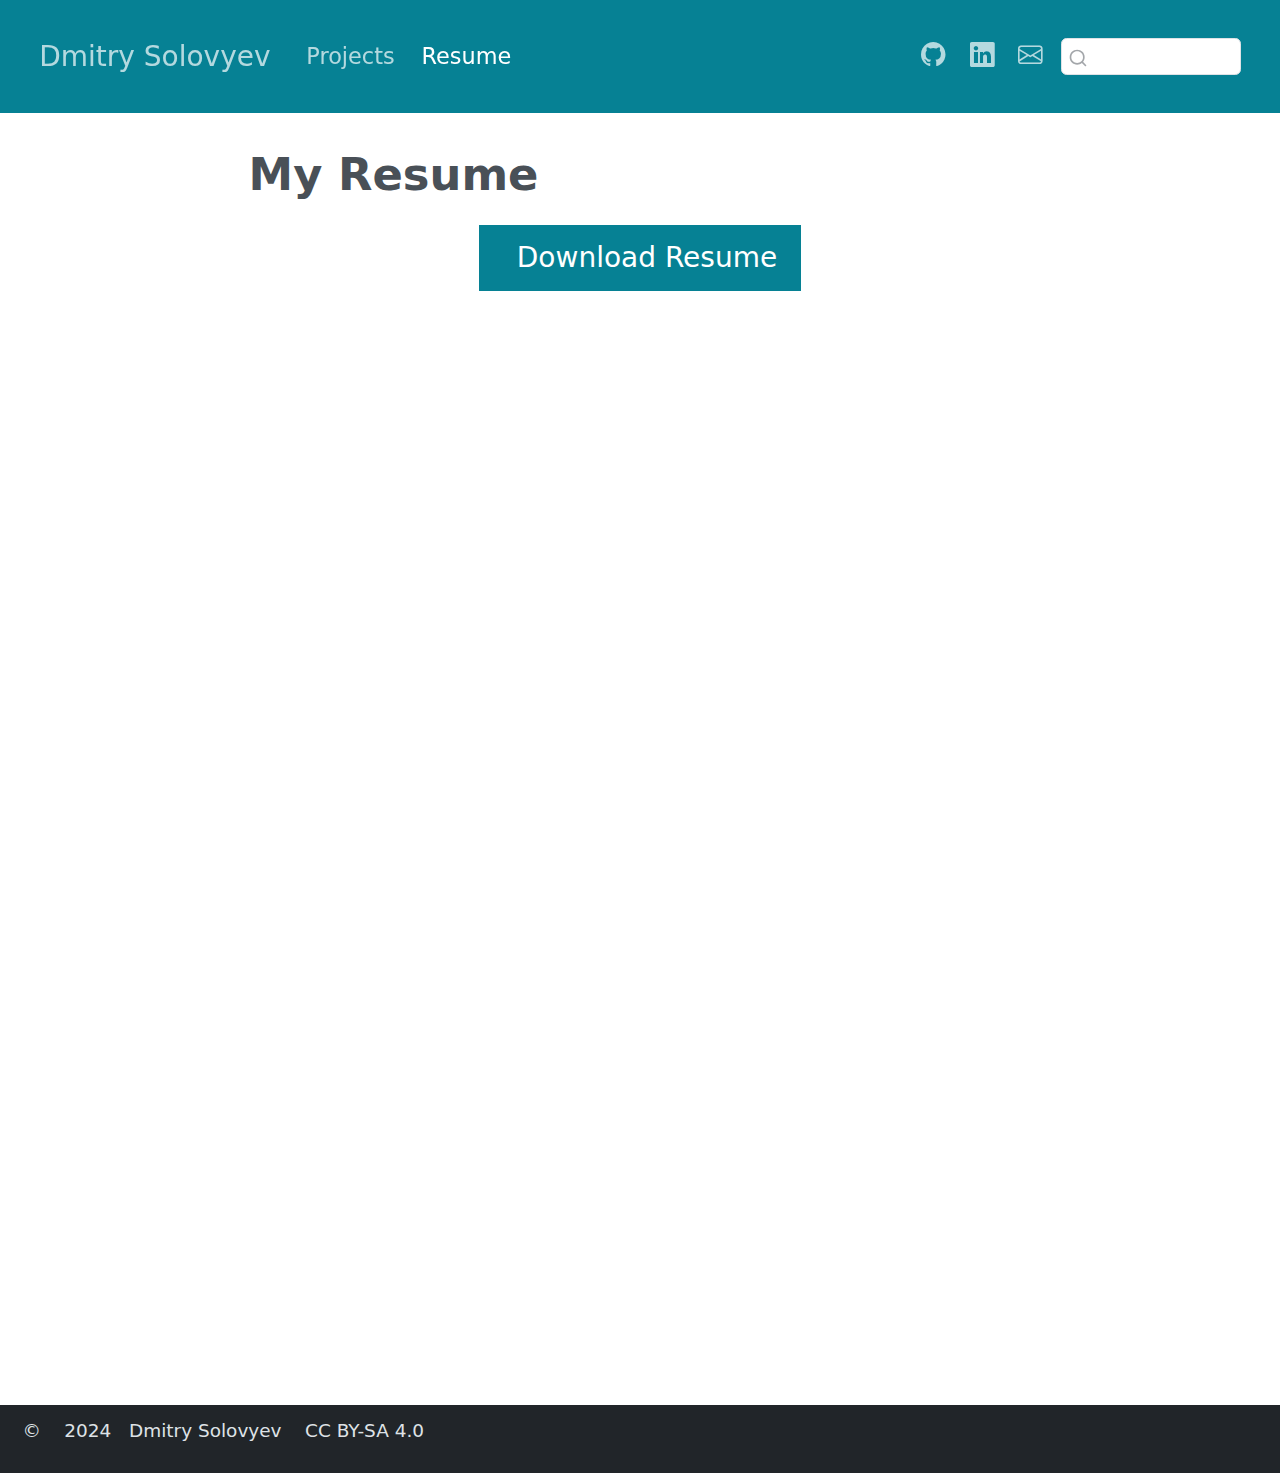
<file: docs/cv/cv_index.html>
<!DOCTYPE html>
<html xmlns="http://www.w3.org/1999/xhtml" lang="en" xml:lang="en"><head>

<meta charset="utf-8">
<meta name="generator" content="quarto-1.4.552">

<meta name="viewport" content="width=device-width, initial-scale=1.0, user-scalable=yes">


<title>Dmitry Solovyev - My Resume</title>
<style>
code{white-space: pre-wrap;}
span.smallcaps{font-variant: small-caps;}
div.columns{display: flex; gap: min(4vw, 1.5em);}
div.column{flex: auto; overflow-x: auto;}
div.hanging-indent{margin-left: 1.5em; text-indent: -1.5em;}
ul.task-list{list-style: none;}
ul.task-list li input[type="checkbox"] {
  width: 0.8em;
  margin: 0 0.8em 0.2em -1em; /* quarto-specific, see https://github.com/quarto-dev/quarto-cli/issues/4556 */ 
  vertical-align: middle;
}
</style>


<script src="../site_libs/quarto-nav/quarto-nav.js"></script>
<script src="../site_libs/clipboard/clipboard.min.js"></script>
<script src="../site_libs/quarto-search/autocomplete.umd.js"></script>
<script src="../site_libs/quarto-search/fuse.min.js"></script>
<script src="../site_libs/quarto-search/quarto-search.js"></script>
<meta name="quarto:offset" content="../">
<script src="../site_libs/quarto-html/quarto.js"></script>
<script src="../site_libs/quarto-html/popper.min.js"></script>
<script src="../site_libs/quarto-html/tippy.umd.min.js"></script>
<script src="../site_libs/quarto-html/anchor.min.js"></script>
<link href="../site_libs/quarto-html/tippy.css" rel="stylesheet">
<link href="../site_libs/quarto-html/quarto-syntax-highlighting.css" rel="stylesheet" id="quarto-text-highlighting-styles">
<script src="../site_libs/bootstrap/bootstrap.min.js"></script>
<link href="../site_libs/bootstrap/bootstrap-icons.css" rel="stylesheet">
<link href="../site_libs/bootstrap/bootstrap.min.css" rel="stylesheet" id="quarto-bootstrap" data-mode="light">
<script id="quarto-search-options" type="application/json">{
  "location": "navbar",
  "copy-button": false,
  "collapse-after": 3,
  "panel-placement": "end",
  "type": "textbox",
  "limit": 50,
  "keyboard-shortcut": [
    "f",
    "/",
    "s"
  ],
  "language": {
    "search-no-results-text": "No results",
    "search-matching-documents-text": "matching documents",
    "search-copy-link-title": "Copy link to search",
    "search-hide-matches-text": "Hide additional matches",
    "search-more-match-text": "more match in this document",
    "search-more-matches-text": "more matches in this document",
    "search-clear-button-title": "Clear",
    "search-text-placeholder": "",
    "search-detached-cancel-button-title": "Cancel",
    "search-submit-button-title": "Submit",
    "search-label": "Search"
  }
}</script>


</head>

<body class="nav-fixed fullcontent">

<div id="quarto-search-results"></div>
  <header id="quarto-header" class="headroom fixed-top">
    <nav class="navbar navbar-expand-lg " data-bs-theme="dark">
      <div class="navbar-container container-fluid">
      <div class="navbar-brand-container mx-auto">
    <a class="navbar-brand" href="../index.html">
    <span class="navbar-title">Dmitry Solovyev</span>
    </a>
  </div>
            <div id="quarto-search" class="" title="Search"></div>
          <button class="navbar-toggler" type="button" data-bs-toggle="collapse" data-bs-target="#navbarCollapse" aria-controls="navbarCollapse" aria-expanded="false" aria-label="Toggle navigation" onclick="if (window.quartoToggleHeadroom) { window.quartoToggleHeadroom(); }">
  <span class="navbar-toggler-icon"></span>
</button>
          <div class="collapse navbar-collapse" id="navbarCollapse">
            <ul class="navbar-nav navbar-nav-scroll me-auto">
  <li class="nav-item">
    <a class="nav-link" href="../projects/projects_index.html"> 
<span class="menu-text">Projects</span></a>
  </li>  
  <li class="nav-item">
    <a class="nav-link active" href="../cv/cv_index.html" aria-current="page"> 
<span class="menu-text">Resume</span></a>
  </li>  
</ul>
            <ul class="navbar-nav navbar-nav-scroll ms-auto">
  <li class="nav-item compact">
    <a class="nav-link" href="https://github.com/xeshbeluk"> <i class="bi bi-github" role="img">
</i> 
<span class="menu-text"></span></a>
  </li>  
  <li class="nav-item compact">
    <a class="nav-link" href="https://www.linkedin.com/in/dmitrysolovyev1995/"> <i class="bi bi-linkedin" role="img">
</i> 
<span class="menu-text"></span></a>
  </li>  
  <li class="nav-item compact">
    <a class="nav-link" href="mailto:soldmibor@gmail.com"> <i class="bi bi-envelope" role="img" aria-label="email">
</i> 
<span class="menu-text"></span></a>
  </li>  
</ul>
          </div> <!-- /navcollapse -->
          <div class="quarto-navbar-tools">
</div>
      </div> <!-- /container-fluid -->
    </nav>
</header>
<!-- content -->
<div id="quarto-content" class="quarto-container page-columns page-rows-contents page-layout-article page-navbar">
<!-- sidebar -->
<!-- margin-sidebar -->
    
<!-- main -->
<main class="content" id="quarto-document-content">

<header id="title-block-header" class="quarto-title-block default">
<div class="quarto-title">
<h1 class="title">My Resume</h1>
</div>



<div class="quarto-title-meta">

    
  
    
  </div>
  


</header>


<div class="cell">
<style type="text/css">
.embed-container {
    position: relative;
    padding-bottom: 129%;
    height: 0;
    overflow: hidden;
    max-width: 100%;
}
.embed-container iframe,
.embed-container object,
.embed-container embed {
    position: absolute;
    top: 0;
    left: 0;
    width: 100%;
    height: 100%;
}
</style>
</div>
<p class="text-center">
  <a class="btn btn-primary btn-lg cv-download" href="Dmitry Solovyev, Resume.pdf" target="_blank">
    <i class="fa-solid fa-file-arrow-down"></i> Download Resume
  </a>
</p>
<div class="embed-container">
  <iframe src="Dmitry Solovyev, Resume.pdf#toolbar=0" style="border: 0.5px;width: 100%;"></iframe>
</div>



</main> <!-- /main -->
<script id="quarto-html-after-body" type="application/javascript">
window.document.addEventListener("DOMContentLoaded", function (event) {
  const toggleBodyColorMode = (bsSheetEl) => {
    const mode = bsSheetEl.getAttribute("data-mode");
    const bodyEl = window.document.querySelector("body");
    if (mode === "dark") {
      bodyEl.classList.add("quarto-dark");
      bodyEl.classList.remove("quarto-light");
    } else {
      bodyEl.classList.add("quarto-light");
      bodyEl.classList.remove("quarto-dark");
    }
  }
  const toggleBodyColorPrimary = () => {
    const bsSheetEl = window.document.querySelector("link#quarto-bootstrap");
    if (bsSheetEl) {
      toggleBodyColorMode(bsSheetEl);
    }
  }
  toggleBodyColorPrimary();  
  const icon = "";
  const anchorJS = new window.AnchorJS();
  anchorJS.options = {
    placement: 'right',
    icon: icon
  };
  anchorJS.add('.anchored');
  const isCodeAnnotation = (el) => {
    for (const clz of el.classList) {
      if (clz.startsWith('code-annotation-')) {                     
        return true;
      }
    }
    return false;
  }
  const clipboard = new window.ClipboardJS('.code-copy-button', {
    text: function(trigger) {
      const codeEl = trigger.previousElementSibling.cloneNode(true);
      for (const childEl of codeEl.children) {
        if (isCodeAnnotation(childEl)) {
          childEl.remove();
        }
      }
      return codeEl.innerText;
    }
  });
  clipboard.on('success', function(e) {
    // button target
    const button = e.trigger;
    // don't keep focus
    button.blur();
    // flash "checked"
    button.classList.add('code-copy-button-checked');
    var currentTitle = button.getAttribute("title");
    button.setAttribute("title", "Copied!");
    let tooltip;
    if (window.bootstrap) {
      button.setAttribute("data-bs-toggle", "tooltip");
      button.setAttribute("data-bs-placement", "left");
      button.setAttribute("data-bs-title", "Copied!");
      tooltip = new bootstrap.Tooltip(button, 
        { trigger: "manual", 
          customClass: "code-copy-button-tooltip",
          offset: [0, -8]});
      tooltip.show();    
    }
    setTimeout(function() {
      if (tooltip) {
        tooltip.hide();
        button.removeAttribute("data-bs-title");
        button.removeAttribute("data-bs-toggle");
        button.removeAttribute("data-bs-placement");
      }
      button.setAttribute("title", currentTitle);
      button.classList.remove('code-copy-button-checked');
    }, 1000);
    // clear code selection
    e.clearSelection();
  });
    var localhostRegex = new RegExp(/^(?:http|https):\/\/localhost\:?[0-9]*\//);
    var mailtoRegex = new RegExp(/^mailto:/);
      var filterRegex = new RegExp('/' + window.location.host + '/');
    var isInternal = (href) => {
        return filterRegex.test(href) || localhostRegex.test(href) || mailtoRegex.test(href);
    }
    // Inspect non-navigation links and adorn them if external
 	var links = window.document.querySelectorAll('a[href]:not(.nav-link):not(.navbar-brand):not(.toc-action):not(.sidebar-link):not(.sidebar-item-toggle):not(.pagination-link):not(.no-external):not([aria-hidden]):not(.dropdown-item):not(.quarto-navigation-tool)');
    for (var i=0; i<links.length; i++) {
      const link = links[i];
      if (!isInternal(link.href)) {
        // undo the damage that might have been done by quarto-nav.js in the case of
        // links that we want to consider external
        if (link.dataset.originalHref !== undefined) {
          link.href = link.dataset.originalHref;
        }
      }
    }
  function tippyHover(el, contentFn, onTriggerFn, onUntriggerFn) {
    const config = {
      allowHTML: true,
      maxWidth: 500,
      delay: 100,
      arrow: false,
      appendTo: function(el) {
          return el.parentElement;
      },
      interactive: true,
      interactiveBorder: 10,
      theme: 'quarto',
      placement: 'bottom-start',
    };
    if (contentFn) {
      config.content = contentFn;
    }
    if (onTriggerFn) {
      config.onTrigger = onTriggerFn;
    }
    if (onUntriggerFn) {
      config.onUntrigger = onUntriggerFn;
    }
    window.tippy(el, config); 
  }
  const noterefs = window.document.querySelectorAll('a[role="doc-noteref"]');
  for (var i=0; i<noterefs.length; i++) {
    const ref = noterefs[i];
    tippyHover(ref, function() {
      // use id or data attribute instead here
      let href = ref.getAttribute('data-footnote-href') || ref.getAttribute('href');
      try { href = new URL(href).hash; } catch {}
      const id = href.replace(/^#\/?/, "");
      const note = window.document.getElementById(id);
      if (note) {
        return note.innerHTML;
      } else {
        return "";
      }
    });
  }
  const xrefs = window.document.querySelectorAll('a.quarto-xref');
  const processXRef = (id, note) => {
    // Strip column container classes
    const stripColumnClz = (el) => {
      el.classList.remove("page-full", "page-columns");
      if (el.children) {
        for (const child of el.children) {
          stripColumnClz(child);
        }
      }
    }
    stripColumnClz(note)
    if (id === null || id.startsWith('sec-')) {
      // Special case sections, only their first couple elements
      const container = document.createElement("div");
      if (note.children && note.children.length > 2) {
        container.appendChild(note.children[0].cloneNode(true));
        for (let i = 1; i < note.children.length; i++) {
          const child = note.children[i];
          if (child.tagName === "P" && child.innerText === "") {
            continue;
          } else {
            container.appendChild(child.cloneNode(true));
            break;
          }
        }
        if (window.Quarto?.typesetMath) {
          window.Quarto.typesetMath(container);
        }
        return container.innerHTML
      } else {
        if (window.Quarto?.typesetMath) {
          window.Quarto.typesetMath(note);
        }
        return note.innerHTML;
      }
    } else {
      // Remove any anchor links if they are present
      const anchorLink = note.querySelector('a.anchorjs-link');
      if (anchorLink) {
        anchorLink.remove();
      }
      if (window.Quarto?.typesetMath) {
        window.Quarto.typesetMath(note);
      }
      // TODO in 1.5, we should make sure this works without a callout special case
      if (note.classList.contains("callout")) {
        return note.outerHTML;
      } else {
        return note.innerHTML;
      }
    }
  }
  for (var i=0; i<xrefs.length; i++) {
    const xref = xrefs[i];
    tippyHover(xref, undefined, function(instance) {
      instance.disable();
      let url = xref.getAttribute('href');
      let hash = undefined; 
      if (url.startsWith('#')) {
        hash = url;
      } else {
        try { hash = new URL(url).hash; } catch {}
      }
      if (hash) {
        const id = hash.replace(/^#\/?/, "");
        const note = window.document.getElementById(id);
        if (note !== null) {
          try {
            const html = processXRef(id, note.cloneNode(true));
            instance.setContent(html);
          } finally {
            instance.enable();
            instance.show();
          }
        } else {
          // See if we can fetch this
          fetch(url.split('#')[0])
          .then(res => res.text())
          .then(html => {
            const parser = new DOMParser();
            const htmlDoc = parser.parseFromString(html, "text/html");
            const note = htmlDoc.getElementById(id);
            if (note !== null) {
              const html = processXRef(id, note);
              instance.setContent(html);
            } 
          }).finally(() => {
            instance.enable();
            instance.show();
          });
        }
      } else {
        // See if we can fetch a full url (with no hash to target)
        // This is a special case and we should probably do some content thinning / targeting
        fetch(url)
        .then(res => res.text())
        .then(html => {
          const parser = new DOMParser();
          const htmlDoc = parser.parseFromString(html, "text/html");
          const note = htmlDoc.querySelector('main.content');
          if (note !== null) {
            // This should only happen for chapter cross references
            // (since there is no id in the URL)
            // remove the first header
            if (note.children.length > 0 && note.children[0].tagName === "HEADER") {
              note.children[0].remove();
            }
            const html = processXRef(null, note);
            instance.setContent(html);
          } 
        }).finally(() => {
          instance.enable();
          instance.show();
        });
      }
    }, function(instance) {
    });
  }
      let selectedAnnoteEl;
      const selectorForAnnotation = ( cell, annotation) => {
        let cellAttr = 'data-code-cell="' + cell + '"';
        let lineAttr = 'data-code-annotation="' +  annotation + '"';
        const selector = 'span[' + cellAttr + '][' + lineAttr + ']';
        return selector;
      }
      const selectCodeLines = (annoteEl) => {
        const doc = window.document;
        const targetCell = annoteEl.getAttribute("data-target-cell");
        const targetAnnotation = annoteEl.getAttribute("data-target-annotation");
        const annoteSpan = window.document.querySelector(selectorForAnnotation(targetCell, targetAnnotation));
        const lines = annoteSpan.getAttribute("data-code-lines").split(",");
        const lineIds = lines.map((line) => {
          return targetCell + "-" + line;
        })
        let top = null;
        let height = null;
        let parent = null;
        if (lineIds.length > 0) {
            //compute the position of the single el (top and bottom and make a div)
            const el = window.document.getElementById(lineIds[0]);
            top = el.offsetTop;
            height = el.offsetHeight;
            parent = el.parentElement.parentElement;
          if (lineIds.length > 1) {
            const lastEl = window.document.getElementById(lineIds[lineIds.length - 1]);
            const bottom = lastEl.offsetTop + lastEl.offsetHeight;
            height = bottom - top;
          }
          if (top !== null && height !== null && parent !== null) {
            // cook up a div (if necessary) and position it 
            let div = window.document.getElementById("code-annotation-line-highlight");
            if (div === null) {
              div = window.document.createElement("div");
              div.setAttribute("id", "code-annotation-line-highlight");
              div.style.position = 'absolute';
              parent.appendChild(div);
            }
            div.style.top = top - 2 + "px";
            div.style.height = height + 4 + "px";
            div.style.left = 0;
            let gutterDiv = window.document.getElementById("code-annotation-line-highlight-gutter");
            if (gutterDiv === null) {
              gutterDiv = window.document.createElement("div");
              gutterDiv.setAttribute("id", "code-annotation-line-highlight-gutter");
              gutterDiv.style.position = 'absolute';
              const codeCell = window.document.getElementById(targetCell);
              const gutter = codeCell.querySelector('.code-annotation-gutter');
              gutter.appendChild(gutterDiv);
            }
            gutterDiv.style.top = top - 2 + "px";
            gutterDiv.style.height = height + 4 + "px";
          }
          selectedAnnoteEl = annoteEl;
        }
      };
      const unselectCodeLines = () => {
        const elementsIds = ["code-annotation-line-highlight", "code-annotation-line-highlight-gutter"];
        elementsIds.forEach((elId) => {
          const div = window.document.getElementById(elId);
          if (div) {
            div.remove();
          }
        });
        selectedAnnoteEl = undefined;
      };
        // Handle positioning of the toggle
    window.addEventListener(
      "resize",
      throttle(() => {
        elRect = undefined;
        if (selectedAnnoteEl) {
          selectCodeLines(selectedAnnoteEl);
        }
      }, 10)
    );
    function throttle(fn, ms) {
    let throttle = false;
    let timer;
      return (...args) => {
        if(!throttle) { // first call gets through
            fn.apply(this, args);
            throttle = true;
        } else { // all the others get throttled
            if(timer) clearTimeout(timer); // cancel #2
            timer = setTimeout(() => {
              fn.apply(this, args);
              timer = throttle = false;
            }, ms);
        }
      };
    }
      // Attach click handler to the DT
      const annoteDls = window.document.querySelectorAll('dt[data-target-cell]');
      for (const annoteDlNode of annoteDls) {
        annoteDlNode.addEventListener('click', (event) => {
          const clickedEl = event.target;
          if (clickedEl !== selectedAnnoteEl) {
            unselectCodeLines();
            const activeEl = window.document.querySelector('dt[data-target-cell].code-annotation-active');
            if (activeEl) {
              activeEl.classList.remove('code-annotation-active');
            }
            selectCodeLines(clickedEl);
            clickedEl.classList.add('code-annotation-active');
          } else {
            // Unselect the line
            unselectCodeLines();
            clickedEl.classList.remove('code-annotation-active');
          }
        });
      }
  const findCites = (el) => {
    const parentEl = el.parentElement;
    if (parentEl) {
      const cites = parentEl.dataset.cites;
      if (cites) {
        return {
          el,
          cites: cites.split(' ')
        };
      } else {
        return findCites(el.parentElement)
      }
    } else {
      return undefined;
    }
  };
  var bibliorefs = window.document.querySelectorAll('a[role="doc-biblioref"]');
  for (var i=0; i<bibliorefs.length; i++) {
    const ref = bibliorefs[i];
    const citeInfo = findCites(ref);
    if (citeInfo) {
      tippyHover(citeInfo.el, function() {
        var popup = window.document.createElement('div');
        citeInfo.cites.forEach(function(cite) {
          var citeDiv = window.document.createElement('div');
          citeDiv.classList.add('hanging-indent');
          citeDiv.classList.add('csl-entry');
          var biblioDiv = window.document.getElementById('ref-' + cite);
          if (biblioDiv) {
            citeDiv.innerHTML = biblioDiv.innerHTML;
          }
          popup.appendChild(citeDiv);
        });
        return popup.innerHTML;
      });
    }
  }
});
</script>
</div> <!-- /content -->
<footer class="footer">
  <div class="nav-footer">
    <div class="nav-footer-left">
<p><span class="faux-block">© &nbsp;&nbsp; 2024 &nbsp;&nbsp;Dmitry Solovyev &nbsp;&nbsp; CC BY-SA 4.0</span></p>
</div>   
    <div class="nav-footer-center">
      &nbsp;
    </div>
    <div class="nav-footer-right">
      &nbsp;
    </div>
  </div>
</footer>




</body></html>
</file>
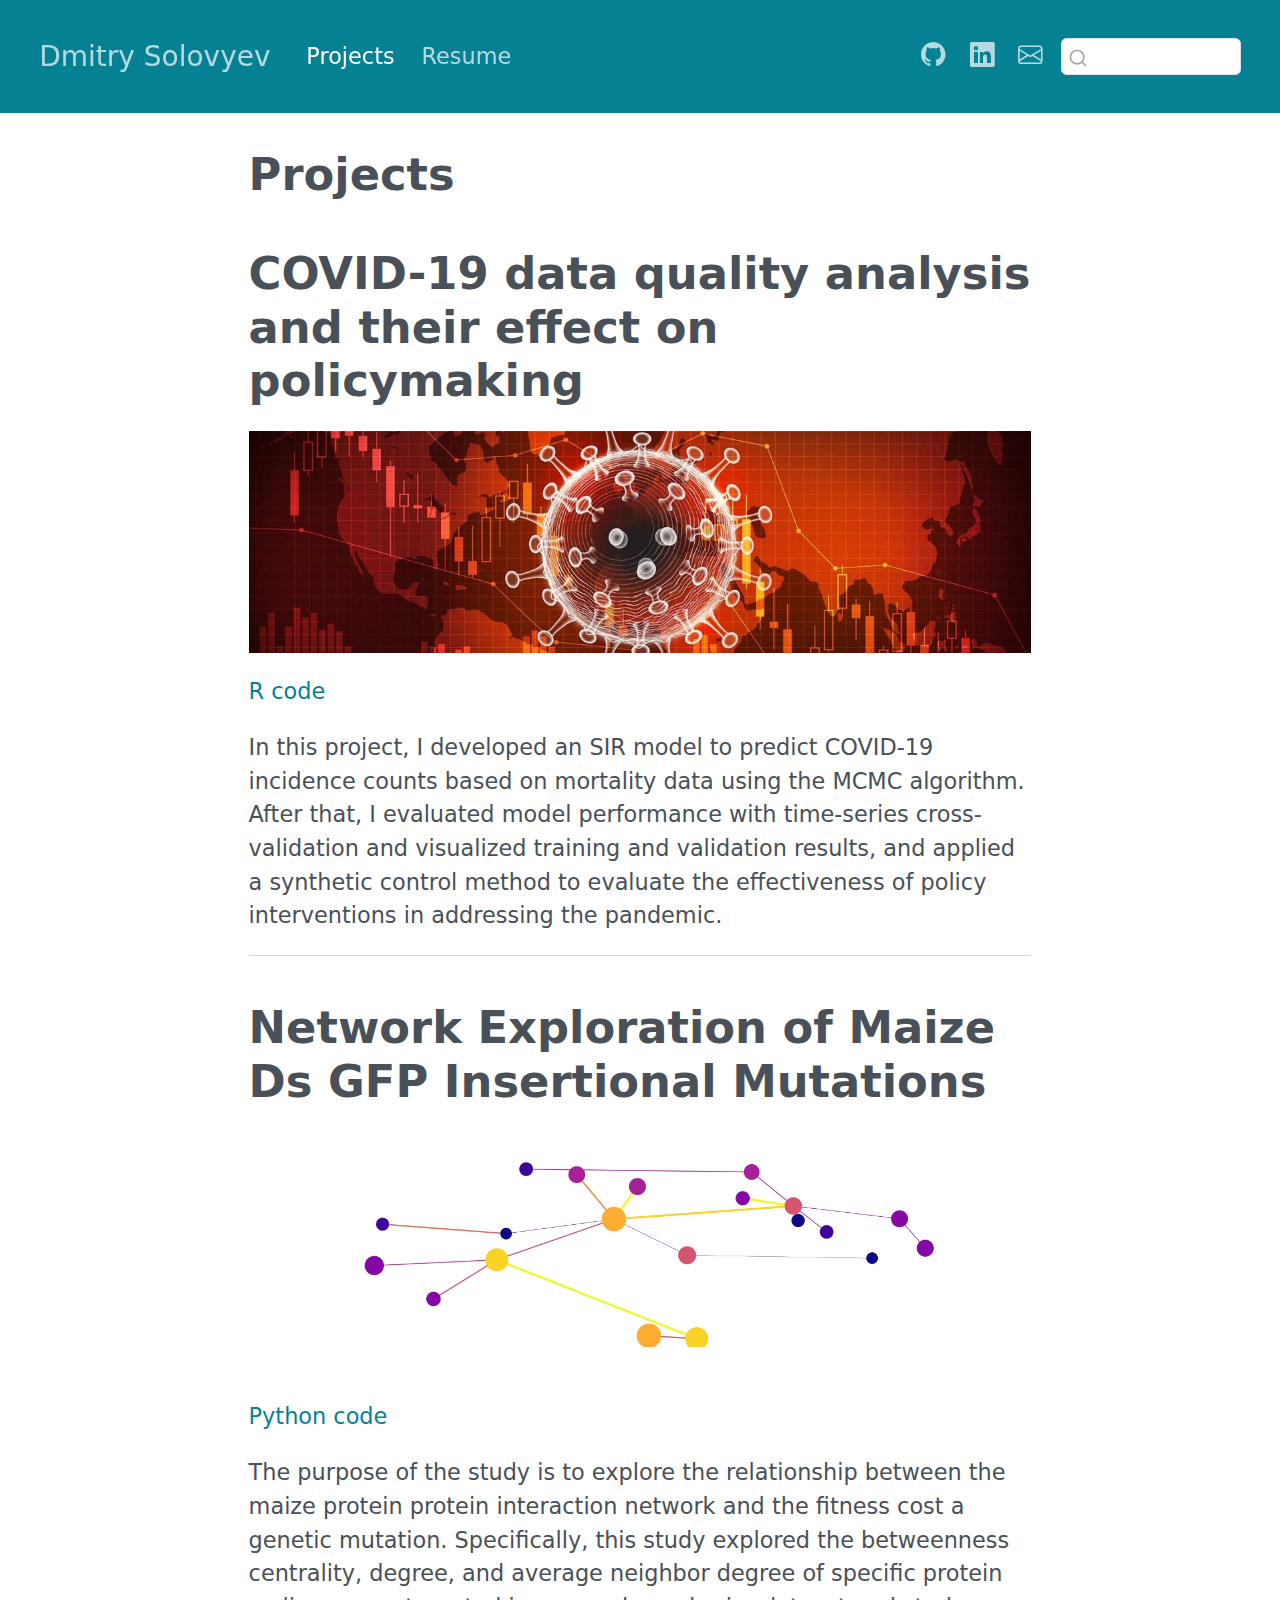
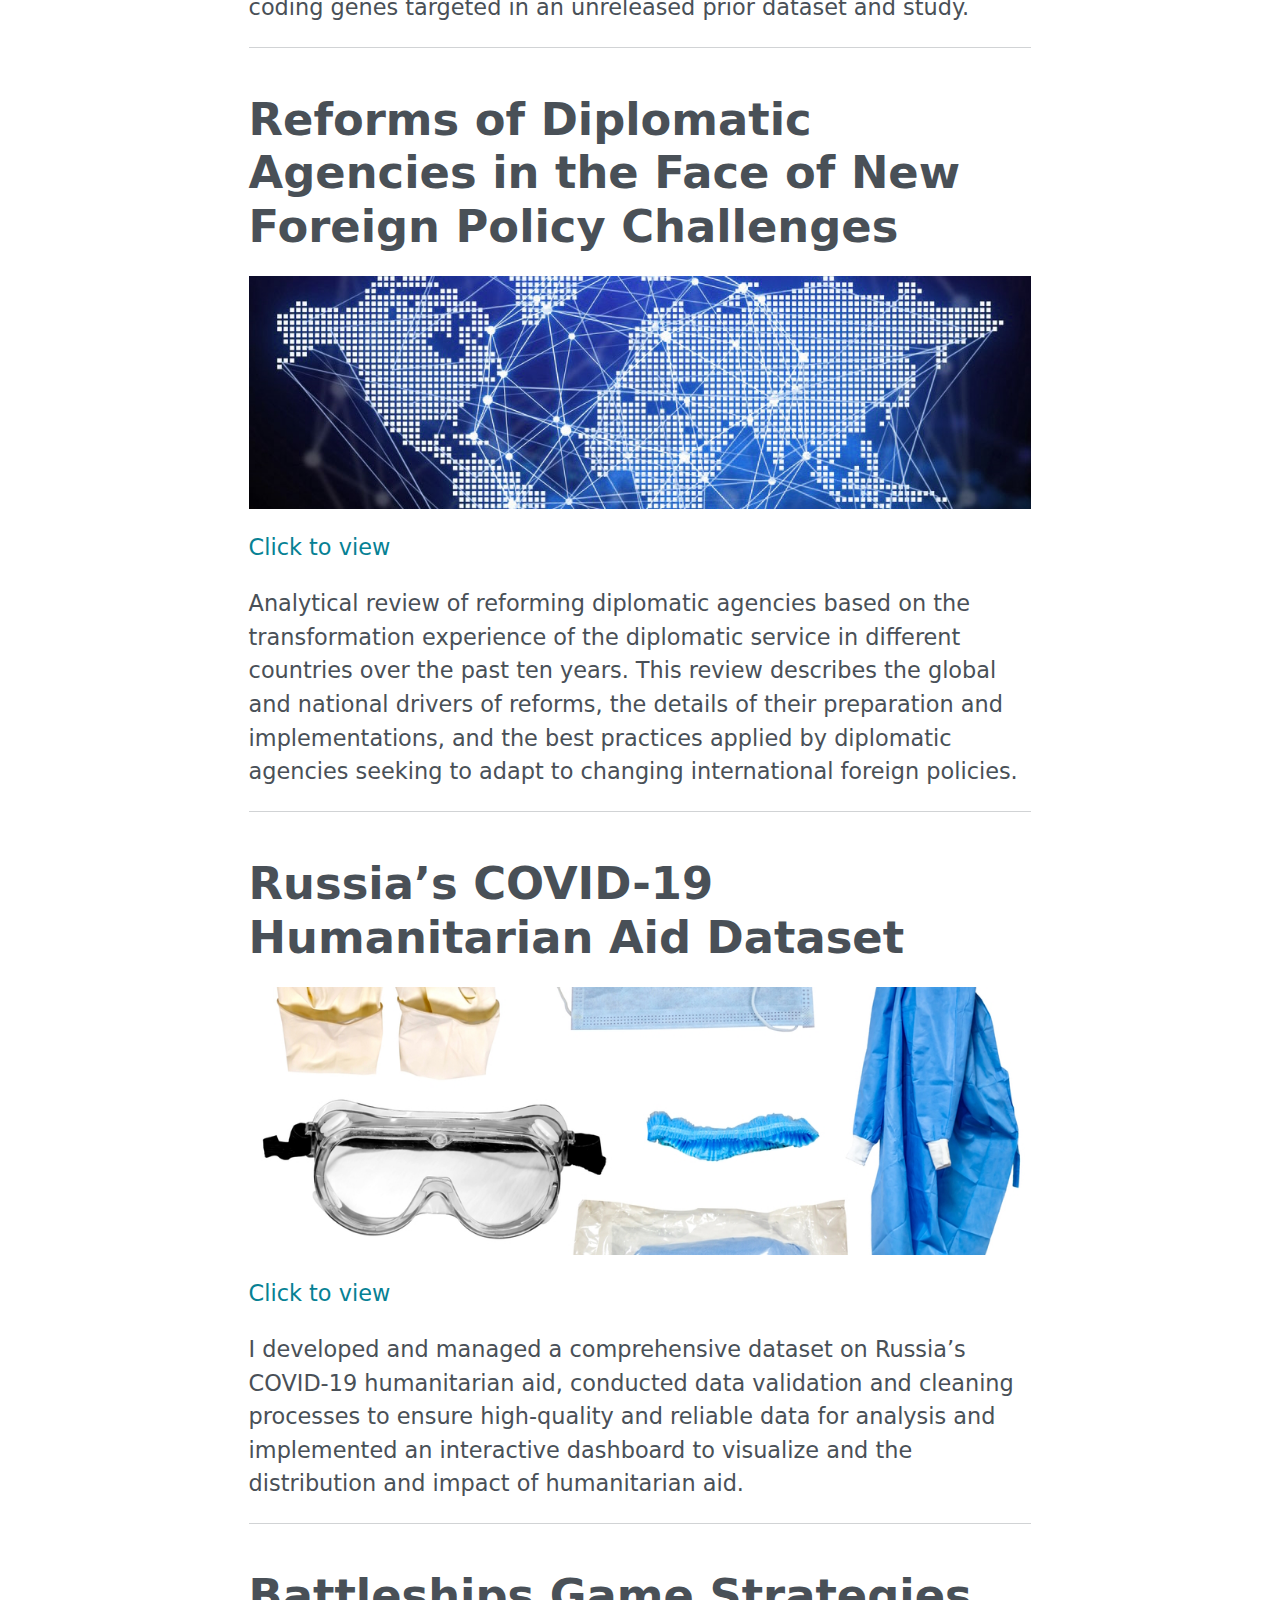
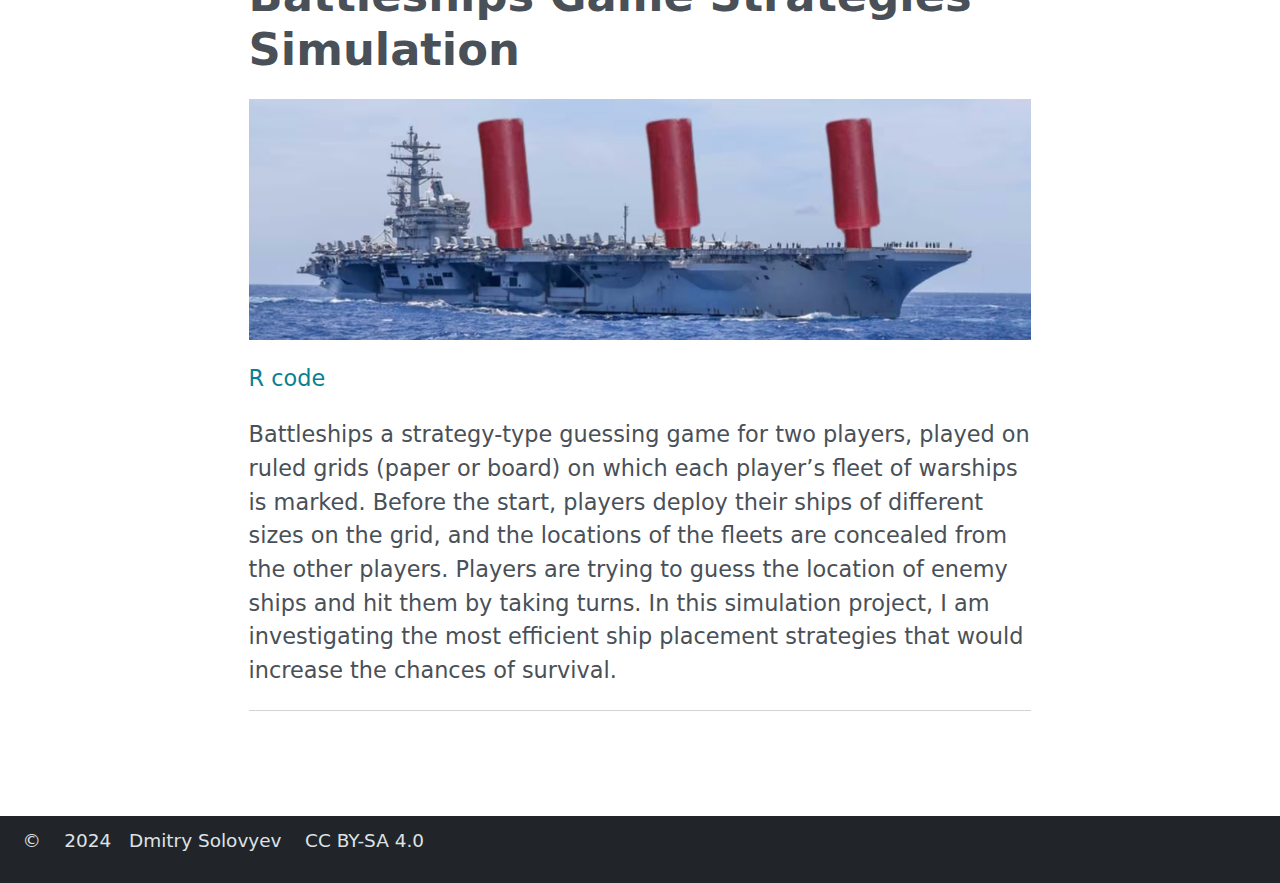
<file: docs/projects/projects_index.html>
<!DOCTYPE html>
<html xmlns="http://www.w3.org/1999/xhtml" lang="en" xml:lang="en"><head>

<meta charset="utf-8">
<meta name="generator" content="quarto-1.4.552">

<meta name="viewport" content="width=device-width, initial-scale=1.0, user-scalable=yes">


<title>Dmitry Solovyev - Projects</title>
<style>
code{white-space: pre-wrap;}
span.smallcaps{font-variant: small-caps;}
div.columns{display: flex; gap: min(4vw, 1.5em);}
div.column{flex: auto; overflow-x: auto;}
div.hanging-indent{margin-left: 1.5em; text-indent: -1.5em;}
ul.task-list{list-style: none;}
ul.task-list li input[type="checkbox"] {
  width: 0.8em;
  margin: 0 0.8em 0.2em -1em; /* quarto-specific, see https://github.com/quarto-dev/quarto-cli/issues/4556 */ 
  vertical-align: middle;
}
</style>


<script src="../site_libs/quarto-nav/quarto-nav.js"></script>
<script src="../site_libs/clipboard/clipboard.min.js"></script>
<script src="../site_libs/quarto-search/autocomplete.umd.js"></script>
<script src="../site_libs/quarto-search/fuse.min.js"></script>
<script src="../site_libs/quarto-search/quarto-search.js"></script>
<meta name="quarto:offset" content="../">
<script src="../site_libs/quarto-html/quarto.js"></script>
<script src="../site_libs/quarto-html/popper.min.js"></script>
<script src="../site_libs/quarto-html/tippy.umd.min.js"></script>
<script src="../site_libs/quarto-html/anchor.min.js"></script>
<link href="../site_libs/quarto-html/tippy.css" rel="stylesheet">
<link href="../site_libs/quarto-html/quarto-syntax-highlighting.css" rel="stylesheet" id="quarto-text-highlighting-styles">
<script src="../site_libs/bootstrap/bootstrap.min.js"></script>
<link href="../site_libs/bootstrap/bootstrap-icons.css" rel="stylesheet">
<link href="../site_libs/bootstrap/bootstrap.min.css" rel="stylesheet" id="quarto-bootstrap" data-mode="light">
<script id="quarto-search-options" type="application/json">{
  "location": "navbar",
  "copy-button": false,
  "collapse-after": 3,
  "panel-placement": "end",
  "type": "textbox",
  "limit": 50,
  "keyboard-shortcut": [
    "f",
    "/",
    "s"
  ],
  "language": {
    "search-no-results-text": "No results",
    "search-matching-documents-text": "matching documents",
    "search-copy-link-title": "Copy link to search",
    "search-hide-matches-text": "Hide additional matches",
    "search-more-match-text": "more match in this document",
    "search-more-matches-text": "more matches in this document",
    "search-clear-button-title": "Clear",
    "search-text-placeholder": "",
    "search-detached-cancel-button-title": "Cancel",
    "search-submit-button-title": "Submit",
    "search-label": "Search"
  }
}</script>


</head>

<body class="nav-fixed fullcontent">

<div id="quarto-search-results"></div>
  <header id="quarto-header" class="headroom fixed-top">
    <nav class="navbar navbar-expand-lg " data-bs-theme="dark">
      <div class="navbar-container container-fluid">
      <div class="navbar-brand-container mx-auto">
    <a class="navbar-brand" href="../index.html">
    <span class="navbar-title">Dmitry Solovyev</span>
    </a>
  </div>
            <div id="quarto-search" class="" title="Search"></div>
          <button class="navbar-toggler" type="button" data-bs-toggle="collapse" data-bs-target="#navbarCollapse" aria-controls="navbarCollapse" aria-expanded="false" aria-label="Toggle navigation" onclick="if (window.quartoToggleHeadroom) { window.quartoToggleHeadroom(); }">
  <span class="navbar-toggler-icon"></span>
</button>
          <div class="collapse navbar-collapse" id="navbarCollapse">
            <ul class="navbar-nav navbar-nav-scroll me-auto">
  <li class="nav-item">
    <a class="nav-link active" href="../projects/projects_index.html" aria-current="page"> 
<span class="menu-text">Projects</span></a>
  </li>  
  <li class="nav-item">
    <a class="nav-link" href="../cv/cv_index.html"> 
<span class="menu-text">Resume</span></a>
  </li>  
</ul>
            <ul class="navbar-nav navbar-nav-scroll ms-auto">
  <li class="nav-item compact">
    <a class="nav-link" href="https://github.com/xeshbeluk"> <i class="bi bi-github" role="img">
</i> 
<span class="menu-text"></span></a>
  </li>  
  <li class="nav-item compact">
    <a class="nav-link" href="https://www.linkedin.com/in/dmitrysolovyev1995/"> <i class="bi bi-linkedin" role="img">
</i> 
<span class="menu-text"></span></a>
  </li>  
  <li class="nav-item compact">
    <a class="nav-link" href="mailto:soldmibor@gmail.com"> <i class="bi bi-envelope" role="img" aria-label="email">
</i> 
<span class="menu-text"></span></a>
  </li>  
</ul>
          </div> <!-- /navcollapse -->
          <div class="quarto-navbar-tools">
</div>
      </div> <!-- /container-fluid -->
    </nav>
</header>
<!-- content -->
<div id="quarto-content" class="quarto-container page-columns page-rows-contents page-layout-article page-navbar">
<!-- sidebar -->
<!-- margin-sidebar -->
    
<!-- main -->
<main class="content" id="quarto-document-content">

<header id="title-block-header" class="quarto-title-block default">
<div class="quarto-title">
<h1 class="title">Projects</h1>
</div>



<div class="quarto-title-meta">

    
  
    
  </div>
  


</header>


<section id="covid-19-data-quality-analysis-and-their-effect-on-policymaking" class="level1">
<h1>COVID-19 data quality analysis and their effect on policymaking</h1>
<p><img src="project3c.jpg" style="height: 100%; width: 100%; object-fit: contain" onclick="window.open(,'blank');"></p>
<p><a href="https://github.com/xeshbeluk/covid-19-policy-analysis" target="_blank">R code</a><br></p>
<p>In this project, I developed an SIR model to predict COVID-19 incidence counts based on mortality data using the MCMC algorithm. After that, I evaluated model performance with time-series cross-validation and visualized training and validation results, and applied a synthetic control method to evaluate the effectiveness of policy interventions in addressing the pandemic.</p>
<hr>
</section>
<section id="network-exploration-of-maize-ds-gfp-insertional-mutations" class="level1">
<h1>Network Exploration of Maize Ds GFP Insertional Mutations</h1>
<p><img src="project5.jpg" style="height: 100%; width: 100%; object-fit: contain" onclick="window.open(,'blank');"></p>
<p><a href="https://github.com/xeshbeluk/network-analysis/tree/main/gfp%20mutations" target="_blank">Python code</a><br></p>
<p>The purpose of the study is to explore the relationship between the maize protein protein interaction network and the fitness cost a genetic mutation. Specifically, this study explored the betweenness centrality, degree, and average neighbor degree of specific protein coding genes targeted in an unreleased prior dataset and study.</p>
<hr>
</section>
<section id="reforms-of-diplomatic-agencies-in-the-face-of-new-foreign-policy-challenges" class="level1">
<h1>Reforms of Diplomatic Agencies in the Face of New Foreign Policy Challenges</h1>
<p><img src="project1c.jpg" style="height: 100%; width: 100%; object-fit: contain" onclick="window.open(,'blank');"></p>
<p><a href="../reforms/reforms_index.html" target="_blank">Click to view</a><br></p>
<p>Analytical review of reforming diplomatic agencies based on the transformation experience of the diplomatic service in different countries over the past ten years. This review describes the global and national drivers of reforms, the details of their preparation and implementations, and the best practices applied by diplomatic agencies seeking to adapt to changing international foreign policies.</p>
<hr>
</section>
<section id="russias-covid-19-humanitarian-aid-dataset" class="level1">
<h1>Russia’s COVID-19 Humanitarian Aid Dataset</h1>
<p><img src="project4c.jpg" style="height: 100%; width: 100%; object-fit: contain" onclick="window.open(,'blank');"></p>
<p><a href="https://data.rcsi.science/data-catalog/datasets/133/#dataset-custom_tab_9" target="_blank">Click to view</a><br></p>
<p>I developed and managed a comprehensive dataset on Russia’s COVID-19 humanitarian aid, conducted data validation and cleaning processes to ensure high-quality and reliable data for analysis and implemented an interactive dashboard to visualize and the distribution and impact of humanitarian aid.</p>
<hr>
</section>
<section id="battleships-game-strategies-simulation" class="level1">
<h1>Battleships Game Strategies Simulation</h1>
<p><img src="project2c.jpg" style="height: 100%; width: 100%; object-fit: contain" onclick="window.open(,'blank');"></p>
<p><a href="https://github.com/xeshbeluk/battleships-game-analysis" target="_blank">R code</a><br></p>
<p>Battleships a strategy-type guessing game for two players, played on ruled grids (paper or board) on which each player’s fleet of warships is marked. Before the start, players deploy their ships of different sizes on the grid, and the locations of the fleets are concealed from the other players. Players are trying to guess the location of enemy ships and hit them by taking turns. In this simulation project, I am investigating the most efficient ship placement strategies that would increase the chances of survival.</p>
<hr>


</section>

</main> <!-- /main -->
<script id="quarto-html-after-body" type="application/javascript">
window.document.addEventListener("DOMContentLoaded", function (event) {
  const toggleBodyColorMode = (bsSheetEl) => {
    const mode = bsSheetEl.getAttribute("data-mode");
    const bodyEl = window.document.querySelector("body");
    if (mode === "dark") {
      bodyEl.classList.add("quarto-dark");
      bodyEl.classList.remove("quarto-light");
    } else {
      bodyEl.classList.add("quarto-light");
      bodyEl.classList.remove("quarto-dark");
    }
  }
  const toggleBodyColorPrimary = () => {
    const bsSheetEl = window.document.querySelector("link#quarto-bootstrap");
    if (bsSheetEl) {
      toggleBodyColorMode(bsSheetEl);
    }
  }
  toggleBodyColorPrimary();  
  const icon = "";
  const anchorJS = new window.AnchorJS();
  anchorJS.options = {
    placement: 'right',
    icon: icon
  };
  anchorJS.add('.anchored');
  const isCodeAnnotation = (el) => {
    for (const clz of el.classList) {
      if (clz.startsWith('code-annotation-')) {                     
        return true;
      }
    }
    return false;
  }
  const clipboard = new window.ClipboardJS('.code-copy-button', {
    text: function(trigger) {
      const codeEl = trigger.previousElementSibling.cloneNode(true);
      for (const childEl of codeEl.children) {
        if (isCodeAnnotation(childEl)) {
          childEl.remove();
        }
      }
      return codeEl.innerText;
    }
  });
  clipboard.on('success', function(e) {
    // button target
    const button = e.trigger;
    // don't keep focus
    button.blur();
    // flash "checked"
    button.classList.add('code-copy-button-checked');
    var currentTitle = button.getAttribute("title");
    button.setAttribute("title", "Copied!");
    let tooltip;
    if (window.bootstrap) {
      button.setAttribute("data-bs-toggle", "tooltip");
      button.setAttribute("data-bs-placement", "left");
      button.setAttribute("data-bs-title", "Copied!");
      tooltip = new bootstrap.Tooltip(button, 
        { trigger: "manual", 
          customClass: "code-copy-button-tooltip",
          offset: [0, -8]});
      tooltip.show();    
    }
    setTimeout(function() {
      if (tooltip) {
        tooltip.hide();
        button.removeAttribute("data-bs-title");
        button.removeAttribute("data-bs-toggle");
        button.removeAttribute("data-bs-placement");
      }
      button.setAttribute("title", currentTitle);
      button.classList.remove('code-copy-button-checked');
    }, 1000);
    // clear code selection
    e.clearSelection();
  });
    var localhostRegex = new RegExp(/^(?:http|https):\/\/localhost\:?[0-9]*\//);
    var mailtoRegex = new RegExp(/^mailto:/);
      var filterRegex = new RegExp('/' + window.location.host + '/');
    var isInternal = (href) => {
        return filterRegex.test(href) || localhostRegex.test(href) || mailtoRegex.test(href);
    }
    // Inspect non-navigation links and adorn them if external
 	var links = window.document.querySelectorAll('a[href]:not(.nav-link):not(.navbar-brand):not(.toc-action):not(.sidebar-link):not(.sidebar-item-toggle):not(.pagination-link):not(.no-external):not([aria-hidden]):not(.dropdown-item):not(.quarto-navigation-tool)');
    for (var i=0; i<links.length; i++) {
      const link = links[i];
      if (!isInternal(link.href)) {
        // undo the damage that might have been done by quarto-nav.js in the case of
        // links that we want to consider external
        if (link.dataset.originalHref !== undefined) {
          link.href = link.dataset.originalHref;
        }
      }
    }
  function tippyHover(el, contentFn, onTriggerFn, onUntriggerFn) {
    const config = {
      allowHTML: true,
      maxWidth: 500,
      delay: 100,
      arrow: false,
      appendTo: function(el) {
          return el.parentElement;
      },
      interactive: true,
      interactiveBorder: 10,
      theme: 'quarto',
      placement: 'bottom-start',
    };
    if (contentFn) {
      config.content = contentFn;
    }
    if (onTriggerFn) {
      config.onTrigger = onTriggerFn;
    }
    if (onUntriggerFn) {
      config.onUntrigger = onUntriggerFn;
    }
    window.tippy(el, config); 
  }
  const noterefs = window.document.querySelectorAll('a[role="doc-noteref"]');
  for (var i=0; i<noterefs.length; i++) {
    const ref = noterefs[i];
    tippyHover(ref, function() {
      // use id or data attribute instead here
      let href = ref.getAttribute('data-footnote-href') || ref.getAttribute('href');
      try { href = new URL(href).hash; } catch {}
      const id = href.replace(/^#\/?/, "");
      const note = window.document.getElementById(id);
      if (note) {
        return note.innerHTML;
      } else {
        return "";
      }
    });
  }
  const xrefs = window.document.querySelectorAll('a.quarto-xref');
  const processXRef = (id, note) => {
    // Strip column container classes
    const stripColumnClz = (el) => {
      el.classList.remove("page-full", "page-columns");
      if (el.children) {
        for (const child of el.children) {
          stripColumnClz(child);
        }
      }
    }
    stripColumnClz(note)
    if (id === null || id.startsWith('sec-')) {
      // Special case sections, only their first couple elements
      const container = document.createElement("div");
      if (note.children && note.children.length > 2) {
        container.appendChild(note.children[0].cloneNode(true));
        for (let i = 1; i < note.children.length; i++) {
          const child = note.children[i];
          if (child.tagName === "P" && child.innerText === "") {
            continue;
          } else {
            container.appendChild(child.cloneNode(true));
            break;
          }
        }
        if (window.Quarto?.typesetMath) {
          window.Quarto.typesetMath(container);
        }
        return container.innerHTML
      } else {
        if (window.Quarto?.typesetMath) {
          window.Quarto.typesetMath(note);
        }
        return note.innerHTML;
      }
    } else {
      // Remove any anchor links if they are present
      const anchorLink = note.querySelector('a.anchorjs-link');
      if (anchorLink) {
        anchorLink.remove();
      }
      if (window.Quarto?.typesetMath) {
        window.Quarto.typesetMath(note);
      }
      // TODO in 1.5, we should make sure this works without a callout special case
      if (note.classList.contains("callout")) {
        return note.outerHTML;
      } else {
        return note.innerHTML;
      }
    }
  }
  for (var i=0; i<xrefs.length; i++) {
    const xref = xrefs[i];
    tippyHover(xref, undefined, function(instance) {
      instance.disable();
      let url = xref.getAttribute('href');
      let hash = undefined; 
      if (url.startsWith('#')) {
        hash = url;
      } else {
        try { hash = new URL(url).hash; } catch {}
      }
      if (hash) {
        const id = hash.replace(/^#\/?/, "");
        const note = window.document.getElementById(id);
        if (note !== null) {
          try {
            const html = processXRef(id, note.cloneNode(true));
            instance.setContent(html);
          } finally {
            instance.enable();
            instance.show();
          }
        } else {
          // See if we can fetch this
          fetch(url.split('#')[0])
          .then(res => res.text())
          .then(html => {
            const parser = new DOMParser();
            const htmlDoc = parser.parseFromString(html, "text/html");
            const note = htmlDoc.getElementById(id);
            if (note !== null) {
              const html = processXRef(id, note);
              instance.setContent(html);
            } 
          }).finally(() => {
            instance.enable();
            instance.show();
          });
        }
      } else {
        // See if we can fetch a full url (with no hash to target)
        // This is a special case and we should probably do some content thinning / targeting
        fetch(url)
        .then(res => res.text())
        .then(html => {
          const parser = new DOMParser();
          const htmlDoc = parser.parseFromString(html, "text/html");
          const note = htmlDoc.querySelector('main.content');
          if (note !== null) {
            // This should only happen for chapter cross references
            // (since there is no id in the URL)
            // remove the first header
            if (note.children.length > 0 && note.children[0].tagName === "HEADER") {
              note.children[0].remove();
            }
            const html = processXRef(null, note);
            instance.setContent(html);
          } 
        }).finally(() => {
          instance.enable();
          instance.show();
        });
      }
    }, function(instance) {
    });
  }
      let selectedAnnoteEl;
      const selectorForAnnotation = ( cell, annotation) => {
        let cellAttr = 'data-code-cell="' + cell + '"';
        let lineAttr = 'data-code-annotation="' +  annotation + '"';
        const selector = 'span[' + cellAttr + '][' + lineAttr + ']';
        return selector;
      }
      const selectCodeLines = (annoteEl) => {
        const doc = window.document;
        const targetCell = annoteEl.getAttribute("data-target-cell");
        const targetAnnotation = annoteEl.getAttribute("data-target-annotation");
        const annoteSpan = window.document.querySelector(selectorForAnnotation(targetCell, targetAnnotation));
        const lines = annoteSpan.getAttribute("data-code-lines").split(",");
        const lineIds = lines.map((line) => {
          return targetCell + "-" + line;
        })
        let top = null;
        let height = null;
        let parent = null;
        if (lineIds.length > 0) {
            //compute the position of the single el (top and bottom and make a div)
            const el = window.document.getElementById(lineIds[0]);
            top = el.offsetTop;
            height = el.offsetHeight;
            parent = el.parentElement.parentElement;
          if (lineIds.length > 1) {
            const lastEl = window.document.getElementById(lineIds[lineIds.length - 1]);
            const bottom = lastEl.offsetTop + lastEl.offsetHeight;
            height = bottom - top;
          }
          if (top !== null && height !== null && parent !== null) {
            // cook up a div (if necessary) and position it 
            let div = window.document.getElementById("code-annotation-line-highlight");
            if (div === null) {
              div = window.document.createElement("div");
              div.setAttribute("id", "code-annotation-line-highlight");
              div.style.position = 'absolute';
              parent.appendChild(div);
            }
            div.style.top = top - 2 + "px";
            div.style.height = height + 4 + "px";
            div.style.left = 0;
            let gutterDiv = window.document.getElementById("code-annotation-line-highlight-gutter");
            if (gutterDiv === null) {
              gutterDiv = window.document.createElement("div");
              gutterDiv.setAttribute("id", "code-annotation-line-highlight-gutter");
              gutterDiv.style.position = 'absolute';
              const codeCell = window.document.getElementById(targetCell);
              const gutter = codeCell.querySelector('.code-annotation-gutter');
              gutter.appendChild(gutterDiv);
            }
            gutterDiv.style.top = top - 2 + "px";
            gutterDiv.style.height = height + 4 + "px";
          }
          selectedAnnoteEl = annoteEl;
        }
      };
      const unselectCodeLines = () => {
        const elementsIds = ["code-annotation-line-highlight", "code-annotation-line-highlight-gutter"];
        elementsIds.forEach((elId) => {
          const div = window.document.getElementById(elId);
          if (div) {
            div.remove();
          }
        });
        selectedAnnoteEl = undefined;
      };
        // Handle positioning of the toggle
    window.addEventListener(
      "resize",
      throttle(() => {
        elRect = undefined;
        if (selectedAnnoteEl) {
          selectCodeLines(selectedAnnoteEl);
        }
      }, 10)
    );
    function throttle(fn, ms) {
    let throttle = false;
    let timer;
      return (...args) => {
        if(!throttle) { // first call gets through
            fn.apply(this, args);
            throttle = true;
        } else { // all the others get throttled
            if(timer) clearTimeout(timer); // cancel #2
            timer = setTimeout(() => {
              fn.apply(this, args);
              timer = throttle = false;
            }, ms);
        }
      };
    }
      // Attach click handler to the DT
      const annoteDls = window.document.querySelectorAll('dt[data-target-cell]');
      for (const annoteDlNode of annoteDls) {
        annoteDlNode.addEventListener('click', (event) => {
          const clickedEl = event.target;
          if (clickedEl !== selectedAnnoteEl) {
            unselectCodeLines();
            const activeEl = window.document.querySelector('dt[data-target-cell].code-annotation-active');
            if (activeEl) {
              activeEl.classList.remove('code-annotation-active');
            }
            selectCodeLines(clickedEl);
            clickedEl.classList.add('code-annotation-active');
          } else {
            // Unselect the line
            unselectCodeLines();
            clickedEl.classList.remove('code-annotation-active');
          }
        });
      }
  const findCites = (el) => {
    const parentEl = el.parentElement;
    if (parentEl) {
      const cites = parentEl.dataset.cites;
      if (cites) {
        return {
          el,
          cites: cites.split(' ')
        };
      } else {
        return findCites(el.parentElement)
      }
    } else {
      return undefined;
    }
  };
  var bibliorefs = window.document.querySelectorAll('a[role="doc-biblioref"]');
  for (var i=0; i<bibliorefs.length; i++) {
    const ref = bibliorefs[i];
    const citeInfo = findCites(ref);
    if (citeInfo) {
      tippyHover(citeInfo.el, function() {
        var popup = window.document.createElement('div');
        citeInfo.cites.forEach(function(cite) {
          var citeDiv = window.document.createElement('div');
          citeDiv.classList.add('hanging-indent');
          citeDiv.classList.add('csl-entry');
          var biblioDiv = window.document.getElementById('ref-' + cite);
          if (biblioDiv) {
            citeDiv.innerHTML = biblioDiv.innerHTML;
          }
          popup.appendChild(citeDiv);
        });
        return popup.innerHTML;
      });
    }
  }
});
</script>
</div> <!-- /content -->
<footer class="footer">
  <div class="nav-footer">
    <div class="nav-footer-left">
<p><span class="faux-block">© &nbsp;&nbsp; 2024 &nbsp;&nbsp;Dmitry Solovyev &nbsp;&nbsp; CC BY-SA 4.0</span></p>
</div>   
    <div class="nav-footer-center">
      &nbsp;
    </div>
    <div class="nav-footer-right">
      &nbsp;
    </div>
  </div>
</footer>




</body></html>
</file>
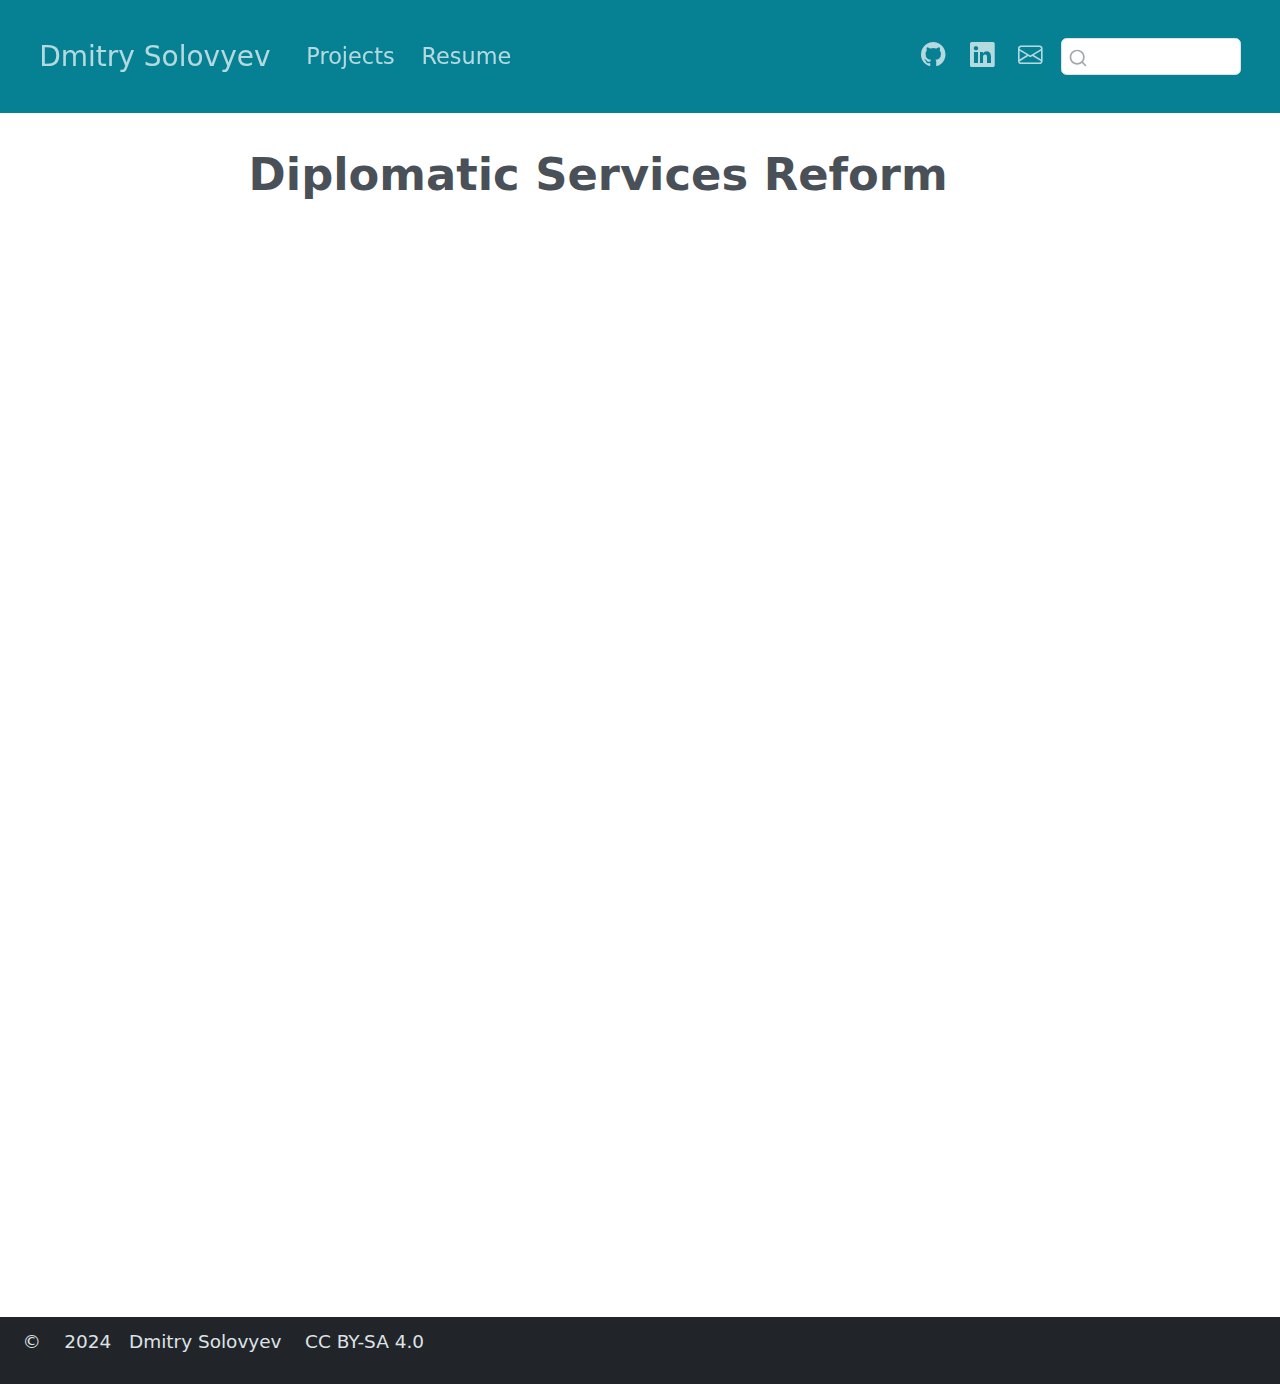
<file: docs/reforms/reforms_index.html>
<!DOCTYPE html>
<html xmlns="http://www.w3.org/1999/xhtml" lang="en" xml:lang="en"><head>

<meta charset="utf-8">
<meta name="generator" content="quarto-1.4.552">

<meta name="viewport" content="width=device-width, initial-scale=1.0, user-scalable=yes">


<title>Dmitry Solovyev - Reforms of Diplomatic Agencies in the Face of New Foreign Policy Challenges</title>
<style>
code{white-space: pre-wrap;}
span.smallcaps{font-variant: small-caps;}
div.columns{display: flex; gap: min(4vw, 1.5em);}
div.column{flex: auto; overflow-x: auto;}
div.hanging-indent{margin-left: 1.5em; text-indent: -1.5em;}
ul.task-list{list-style: none;}
ul.task-list li input[type="checkbox"] {
  width: 0.8em;
  margin: 0 0.8em 0.2em -1em; /* quarto-specific, see https://github.com/quarto-dev/quarto-cli/issues/4556 */ 
  vertical-align: middle;
}
</style>


<script src="../site_libs/quarto-nav/quarto-nav.js"></script>
<script src="../site_libs/clipboard/clipboard.min.js"></script>
<script src="../site_libs/quarto-search/autocomplete.umd.js"></script>
<script src="../site_libs/quarto-search/fuse.min.js"></script>
<script src="../site_libs/quarto-search/quarto-search.js"></script>
<meta name="quarto:offset" content="../">
<script src="../site_libs/quarto-html/quarto.js"></script>
<script src="../site_libs/quarto-html/popper.min.js"></script>
<script src="../site_libs/quarto-html/tippy.umd.min.js"></script>
<script src="../site_libs/quarto-html/anchor.min.js"></script>
<link href="../site_libs/quarto-html/tippy.css" rel="stylesheet">
<link href="../site_libs/quarto-html/quarto-syntax-highlighting.css" rel="stylesheet" id="quarto-text-highlighting-styles">
<script src="../site_libs/bootstrap/bootstrap.min.js"></script>
<link href="../site_libs/bootstrap/bootstrap-icons.css" rel="stylesheet">
<link href="../site_libs/bootstrap/bootstrap.min.css" rel="stylesheet" id="quarto-bootstrap" data-mode="light">
<script id="quarto-search-options" type="application/json">{
  "location": "navbar",
  "copy-button": false,
  "collapse-after": 3,
  "panel-placement": "end",
  "type": "textbox",
  "limit": 50,
  "keyboard-shortcut": [
    "f",
    "/",
    "s"
  ],
  "language": {
    "search-no-results-text": "No results",
    "search-matching-documents-text": "matching documents",
    "search-copy-link-title": "Copy link to search",
    "search-hide-matches-text": "Hide additional matches",
    "search-more-match-text": "more match in this document",
    "search-more-matches-text": "more matches in this document",
    "search-clear-button-title": "Clear",
    "search-text-placeholder": "",
    "search-detached-cancel-button-title": "Cancel",
    "search-submit-button-title": "Submit",
    "search-label": "Search"
  }
}</script>


</head>

<body class="nav-fixed fullcontent">

<div id="quarto-search-results"></div>
  <header id="quarto-header" class="headroom fixed-top">
    <nav class="navbar navbar-expand-lg " data-bs-theme="dark">
      <div class="navbar-container container-fluid">
      <div class="navbar-brand-container mx-auto">
    <a class="navbar-brand" href="../index.html">
    <span class="navbar-title">Dmitry Solovyev</span>
    </a>
  </div>
            <div id="quarto-search" class="" title="Search"></div>
          <button class="navbar-toggler" type="button" data-bs-toggle="collapse" data-bs-target="#navbarCollapse" aria-controls="navbarCollapse" aria-expanded="false" aria-label="Toggle navigation" onclick="if (window.quartoToggleHeadroom) { window.quartoToggleHeadroom(); }">
  <span class="navbar-toggler-icon"></span>
</button>
          <div class="collapse navbar-collapse" id="navbarCollapse">
            <ul class="navbar-nav navbar-nav-scroll me-auto">
  <li class="nav-item">
    <a class="nav-link" href="../projects/projects_index.html"> 
<span class="menu-text">Projects</span></a>
  </li>  
  <li class="nav-item">
    <a class="nav-link" href="../cv/cv_index.html"> 
<span class="menu-text">Resume</span></a>
  </li>  
</ul>
            <ul class="navbar-nav navbar-nav-scroll ms-auto">
  <li class="nav-item compact">
    <a class="nav-link" href="https://github.com/xeshbeluk"> <i class="bi bi-github" role="img">
</i> 
<span class="menu-text"></span></a>
  </li>  
  <li class="nav-item compact">
    <a class="nav-link" href="https://www.linkedin.com/in/dmitrysolovyev1995/"> <i class="bi bi-linkedin" role="img">
</i> 
<span class="menu-text"></span></a>
  </li>  
  <li class="nav-item compact">
    <a class="nav-link" href="mailto:soldmibor@gmail.com"> <i class="bi bi-envelope" role="img" aria-label="email">
</i> 
<span class="menu-text"></span></a>
  </li>  
</ul>
          </div> <!-- /navcollapse -->
          <div class="quarto-navbar-tools">
</div>
      </div> <!-- /container-fluid -->
    </nav>
</header>
<!-- content -->
<div id="quarto-content" class="quarto-container page-columns page-rows-contents page-layout-article page-navbar">
<!-- sidebar -->
<!-- margin-sidebar -->
    
<!-- main -->
<main class="content" id="quarto-document-content">

<header id="title-block-header" class="quarto-title-block default">
<div class="quarto-title">
<h1 class="title">Diplomatic Services Reform</h1>
</div>



<div class="quarto-title-meta">

    
  
    
  </div>
  


</header>


<div class="cell">
<style type="text/css">
.embed-container {
    position: relative;
    padding-bottom: 129%;
    height: 0;
    overflow: hidden;
    max-width: 100%;
}
.embed-container iframe,
.embed-container object,
.embed-container embed {
    position: absolute;
    top: 0;
    left: 0;
    width: 100%;
    height: 100%;
}
</style>
</div>
<div class="embed-container">
  <iframe src="reforms.pdf#toolbar=0" style="border: 0.5px;width: 100%;"></iframe>
</div>



</main> <!-- /main -->
<script id="quarto-html-after-body" type="application/javascript">
window.document.addEventListener("DOMContentLoaded", function (event) {
  const toggleBodyColorMode = (bsSheetEl) => {
    const mode = bsSheetEl.getAttribute("data-mode");
    const bodyEl = window.document.querySelector("body");
    if (mode === "dark") {
      bodyEl.classList.add("quarto-dark");
      bodyEl.classList.remove("quarto-light");
    } else {
      bodyEl.classList.add("quarto-light");
      bodyEl.classList.remove("quarto-dark");
    }
  }
  const toggleBodyColorPrimary = () => {
    const bsSheetEl = window.document.querySelector("link#quarto-bootstrap");
    if (bsSheetEl) {
      toggleBodyColorMode(bsSheetEl);
    }
  }
  toggleBodyColorPrimary();  
  const icon = "";
  const anchorJS = new window.AnchorJS();
  anchorJS.options = {
    placement: 'right',
    icon: icon
  };
  anchorJS.add('.anchored');
  const isCodeAnnotation = (el) => {
    for (const clz of el.classList) {
      if (clz.startsWith('code-annotation-')) {                     
        return true;
      }
    }
    return false;
  }
  const clipboard = new window.ClipboardJS('.code-copy-button', {
    text: function(trigger) {
      const codeEl = trigger.previousElementSibling.cloneNode(true);
      for (const childEl of codeEl.children) {
        if (isCodeAnnotation(childEl)) {
          childEl.remove();
        }
      }
      return codeEl.innerText;
    }
  });
  clipboard.on('success', function(e) {
    // button target
    const button = e.trigger;
    // don't keep focus
    button.blur();
    // flash "checked"
    button.classList.add('code-copy-button-checked');
    var currentTitle = button.getAttribute("title");
    button.setAttribute("title", "Copied!");
    let tooltip;
    if (window.bootstrap) {
      button.setAttribute("data-bs-toggle", "tooltip");
      button.setAttribute("data-bs-placement", "left");
      button.setAttribute("data-bs-title", "Copied!");
      tooltip = new bootstrap.Tooltip(button, 
        { trigger: "manual", 
          customClass: "code-copy-button-tooltip",
          offset: [0, -8]});
      tooltip.show();    
    }
    setTimeout(function() {
      if (tooltip) {
        tooltip.hide();
        button.removeAttribute("data-bs-title");
        button.removeAttribute("data-bs-toggle");
        button.removeAttribute("data-bs-placement");
      }
      button.setAttribute("title", currentTitle);
      button.classList.remove('code-copy-button-checked');
    }, 1000);
    // clear code selection
    e.clearSelection();
  });
    var localhostRegex = new RegExp(/^(?:http|https):\/\/localhost\:?[0-9]*\//);
    var mailtoRegex = new RegExp(/^mailto:/);
      var filterRegex = new RegExp('/' + window.location.host + '/');
    var isInternal = (href) => {
        return filterRegex.test(href) || localhostRegex.test(href) || mailtoRegex.test(href);
    }
    // Inspect non-navigation links and adorn them if external
 	var links = window.document.querySelectorAll('a[href]:not(.nav-link):not(.navbar-brand):not(.toc-action):not(.sidebar-link):not(.sidebar-item-toggle):not(.pagination-link):not(.no-external):not([aria-hidden]):not(.dropdown-item):not(.quarto-navigation-tool)');
    for (var i=0; i<links.length; i++) {
      const link = links[i];
      if (!isInternal(link.href)) {
        // undo the damage that might have been done by quarto-nav.js in the case of
        // links that we want to consider external
        if (link.dataset.originalHref !== undefined) {
          link.href = link.dataset.originalHref;
        }
      }
    }
  function tippyHover(el, contentFn, onTriggerFn, onUntriggerFn) {
    const config = {
      allowHTML: true,
      maxWidth: 500,
      delay: 100,
      arrow: false,
      appendTo: function(el) {
          return el.parentElement;
      },
      interactive: true,
      interactiveBorder: 10,
      theme: 'quarto',
      placement: 'bottom-start',
    };
    if (contentFn) {
      config.content = contentFn;
    }
    if (onTriggerFn) {
      config.onTrigger = onTriggerFn;
    }
    if (onUntriggerFn) {
      config.onUntrigger = onUntriggerFn;
    }
    window.tippy(el, config); 
  }
  const noterefs = window.document.querySelectorAll('a[role="doc-noteref"]');
  for (var i=0; i<noterefs.length; i++) {
    const ref = noterefs[i];
    tippyHover(ref, function() {
      // use id or data attribute instead here
      let href = ref.getAttribute('data-footnote-href') || ref.getAttribute('href');
      try { href = new URL(href).hash; } catch {}
      const id = href.replace(/^#\/?/, "");
      const note = window.document.getElementById(id);
      if (note) {
        return note.innerHTML;
      } else {
        return "";
      }
    });
  }
  const xrefs = window.document.querySelectorAll('a.quarto-xref');
  const processXRef = (id, note) => {
    // Strip column container classes
    const stripColumnClz = (el) => {
      el.classList.remove("page-full", "page-columns");
      if (el.children) {
        for (const child of el.children) {
          stripColumnClz(child);
        }
      }
    }
    stripColumnClz(note)
    if (id === null || id.startsWith('sec-')) {
      // Special case sections, only their first couple elements
      const container = document.createElement("div");
      if (note.children && note.children.length > 2) {
        container.appendChild(note.children[0].cloneNode(true));
        for (let i = 1; i < note.children.length; i++) {
          const child = note.children[i];
          if (child.tagName === "P" && child.innerText === "") {
            continue;
          } else {
            container.appendChild(child.cloneNode(true));
            break;
          }
        }
        if (window.Quarto?.typesetMath) {
          window.Quarto.typesetMath(container);
        }
        return container.innerHTML
      } else {
        if (window.Quarto?.typesetMath) {
          window.Quarto.typesetMath(note);
        }
        return note.innerHTML;
      }
    } else {
      // Remove any anchor links if they are present
      const anchorLink = note.querySelector('a.anchorjs-link');
      if (anchorLink) {
        anchorLink.remove();
      }
      if (window.Quarto?.typesetMath) {
        window.Quarto.typesetMath(note);
      }
      // TODO in 1.5, we should make sure this works without a callout special case
      if (note.classList.contains("callout")) {
        return note.outerHTML;
      } else {
        return note.innerHTML;
      }
    }
  }
  for (var i=0; i<xrefs.length; i++) {
    const xref = xrefs[i];
    tippyHover(xref, undefined, function(instance) {
      instance.disable();
      let url = xref.getAttribute('href');
      let hash = undefined; 
      if (url.startsWith('#')) {
        hash = url;
      } else {
        try { hash = new URL(url).hash; } catch {}
      }
      if (hash) {
        const id = hash.replace(/^#\/?/, "");
        const note = window.document.getElementById(id);
        if (note !== null) {
          try {
            const html = processXRef(id, note.cloneNode(true));
            instance.setContent(html);
          } finally {
            instance.enable();
            instance.show();
          }
        } else {
          // See if we can fetch this
          fetch(url.split('#')[0])
          .then(res => res.text())
          .then(html => {
            const parser = new DOMParser();
            const htmlDoc = parser.parseFromString(html, "text/html");
            const note = htmlDoc.getElementById(id);
            if (note !== null) {
              const html = processXRef(id, note);
              instance.setContent(html);
            } 
          }).finally(() => {
            instance.enable();
            instance.show();
          });
        }
      } else {
        // See if we can fetch a full url (with no hash to target)
        // This is a special case and we should probably do some content thinning / targeting
        fetch(url)
        .then(res => res.text())
        .then(html => {
          const parser = new DOMParser();
          const htmlDoc = parser.parseFromString(html, "text/html");
          const note = htmlDoc.querySelector('main.content');
          if (note !== null) {
            // This should only happen for chapter cross references
            // (since there is no id in the URL)
            // remove the first header
            if (note.children.length > 0 && note.children[0].tagName === "HEADER") {
              note.children[0].remove();
            }
            const html = processXRef(null, note);
            instance.setContent(html);
          } 
        }).finally(() => {
          instance.enable();
          instance.show();
        });
      }
    }, function(instance) {
    });
  }
      let selectedAnnoteEl;
      const selectorForAnnotation = ( cell, annotation) => {
        let cellAttr = 'data-code-cell="' + cell + '"';
        let lineAttr = 'data-code-annotation="' +  annotation + '"';
        const selector = 'span[' + cellAttr + '][' + lineAttr + ']';
        return selector;
      }
      const selectCodeLines = (annoteEl) => {
        const doc = window.document;
        const targetCell = annoteEl.getAttribute("data-target-cell");
        const targetAnnotation = annoteEl.getAttribute("data-target-annotation");
        const annoteSpan = window.document.querySelector(selectorForAnnotation(targetCell, targetAnnotation));
        const lines = annoteSpan.getAttribute("data-code-lines").split(",");
        const lineIds = lines.map((line) => {
          return targetCell + "-" + line;
        })
        let top = null;
        let height = null;
        let parent = null;
        if (lineIds.length > 0) {
            //compute the position of the single el (top and bottom and make a div)
            const el = window.document.getElementById(lineIds[0]);
            top = el.offsetTop;
            height = el.offsetHeight;
            parent = el.parentElement.parentElement;
          if (lineIds.length > 1) {
            const lastEl = window.document.getElementById(lineIds[lineIds.length - 1]);
            const bottom = lastEl.offsetTop + lastEl.offsetHeight;
            height = bottom - top;
          }
          if (top !== null && height !== null && parent !== null) {
            // cook up a div (if necessary) and position it 
            let div = window.document.getElementById("code-annotation-line-highlight");
            if (div === null) {
              div = window.document.createElement("div");
              div.setAttribute("id", "code-annotation-line-highlight");
              div.style.position = 'absolute';
              parent.appendChild(div);
            }
            div.style.top = top - 2 + "px";
            div.style.height = height + 4 + "px";
            div.style.left = 0;
            let gutterDiv = window.document.getElementById("code-annotation-line-highlight-gutter");
            if (gutterDiv === null) {
              gutterDiv = window.document.createElement("div");
              gutterDiv.setAttribute("id", "code-annotation-line-highlight-gutter");
              gutterDiv.style.position = 'absolute';
              const codeCell = window.document.getElementById(targetCell);
              const gutter = codeCell.querySelector('.code-annotation-gutter');
              gutter.appendChild(gutterDiv);
            }
            gutterDiv.style.top = top - 2 + "px";
            gutterDiv.style.height = height + 4 + "px";
          }
          selectedAnnoteEl = annoteEl;
        }
      };
      const unselectCodeLines = () => {
        const elementsIds = ["code-annotation-line-highlight", "code-annotation-line-highlight-gutter"];
        elementsIds.forEach((elId) => {
          const div = window.document.getElementById(elId);
          if (div) {
            div.remove();
          }
        });
        selectedAnnoteEl = undefined;
      };
        // Handle positioning of the toggle
    window.addEventListener(
      "resize",
      throttle(() => {
        elRect = undefined;
        if (selectedAnnoteEl) {
          selectCodeLines(selectedAnnoteEl);
        }
      }, 10)
    );
    function throttle(fn, ms) {
    let throttle = false;
    let timer;
      return (...args) => {
        if(!throttle) { // first call gets through
            fn.apply(this, args);
            throttle = true;
        } else { // all the others get throttled
            if(timer) clearTimeout(timer); // cancel #2
            timer = setTimeout(() => {
              fn.apply(this, args);
              timer = throttle = false;
            }, ms);
        }
      };
    }
      // Attach click handler to the DT
      const annoteDls = window.document.querySelectorAll('dt[data-target-cell]');
      for (const annoteDlNode of annoteDls) {
        annoteDlNode.addEventListener('click', (event) => {
          const clickedEl = event.target;
          if (clickedEl !== selectedAnnoteEl) {
            unselectCodeLines();
            const activeEl = window.document.querySelector('dt[data-target-cell].code-annotation-active');
            if (activeEl) {
              activeEl.classList.remove('code-annotation-active');
            }
            selectCodeLines(clickedEl);
            clickedEl.classList.add('code-annotation-active');
          } else {
            // Unselect the line
            unselectCodeLines();
            clickedEl.classList.remove('code-annotation-active');
          }
        });
      }
  const findCites = (el) => {
    const parentEl = el.parentElement;
    if (parentEl) {
      const cites = parentEl.dataset.cites;
      if (cites) {
        return {
          el,
          cites: cites.split(' ')
        };
      } else {
        return findCites(el.parentElement)
      }
    } else {
      return undefined;
    }
  };
  var bibliorefs = window.document.querySelectorAll('a[role="doc-biblioref"]');
  for (var i=0; i<bibliorefs.length; i++) {
    const ref = bibliorefs[i];
    const citeInfo = findCites(ref);
    if (citeInfo) {
      tippyHover(citeInfo.el, function() {
        var popup = window.document.createElement('div');
        citeInfo.cites.forEach(function(cite) {
          var citeDiv = window.document.createElement('div');
          citeDiv.classList.add('hanging-indent');
          citeDiv.classList.add('csl-entry');
          var biblioDiv = window.document.getElementById('ref-' + cite);
          if (biblioDiv) {
            citeDiv.innerHTML = biblioDiv.innerHTML;
          }
          popup.appendChild(citeDiv);
        });
        return popup.innerHTML;
      });
    }
  }
});
</script>
</div> <!-- /content -->
<footer class="footer">
  <div class="nav-footer">
    <div class="nav-footer-left">
<p><span class="faux-block">© &nbsp;&nbsp; 2024 &nbsp;&nbsp;Dmitry Solovyev &nbsp;&nbsp; CC BY-SA 4.0</span></p>
</div>   
    <div class="nav-footer-center">
      &nbsp;
    </div>
    <div class="nav-footer-right">
      &nbsp;
    </div>
  </div>
</footer>




</body></html>
</file>
<file: docs/site_libs/quarto-html/tippy.css>
.tippy-box[data-animation=fade][data-state=hidden]{opacity:0}[data-tippy-root]{max-width:calc(100vw - 10px)}.tippy-box{position:relative;background-color:#333;color:#fff;border-radius:4px;font-size:14px;line-height:1.4;white-space:normal;outline:0;transition-property:transform,visibility,opacity}.tippy-box[data-placement^=top]>.tippy-arrow{bottom:0}.tippy-box[data-placement^=top]>.tippy-arrow:before{bottom:-7px;left:0;border-width:8px 8px 0;border-top-color:initial;transform-origin:center top}.tippy-box[data-placement^=bottom]>.tippy-arrow{top:0}.tippy-box[data-placement^=bottom]>.tippy-arrow:before{top:-7px;left:0;border-width:0 8px 8px;border-bottom-color:initial;transform-origin:center bottom}.tippy-box[data-placement^=left]>.tippy-arrow{right:0}.tippy-box[data-placement^=left]>.tippy-arrow:before{border-width:8px 0 8px 8px;border-left-color:initial;right:-7px;transform-origin:center left}.tippy-box[data-placement^=right]>.tippy-arrow{left:0}.tippy-box[data-placement^=right]>.tippy-arrow:before{left:-7px;border-width:8px 8px 8px 0;border-right-color:initial;transform-origin:center right}.tippy-box[data-inertia][data-state=visible]{transition-timing-function:cubic-bezier(.54,1.5,.38,1.11)}.tippy-arrow{width:16px;height:16px;color:#333}.tippy-arrow:before{content:"";position:absolute;border-color:transparent;border-style:solid}.tippy-content{position:relative;padding:5px 9px;z-index:1}
</file>
<file: docs/site_libs/quarto-html/quarto-syntax-highlighting.css>
/* quarto syntax highlight colors */
:root {
  --quarto-hl-ot-color: #003B4F;
  --quarto-hl-at-color: #657422;
  --quarto-hl-ss-color: #20794D;
  --quarto-hl-an-color: #5E5E5E;
  --quarto-hl-fu-color: #4758AB;
  --quarto-hl-st-color: #20794D;
  --quarto-hl-cf-color: #003B4F;
  --quarto-hl-op-color: #5E5E5E;
  --quarto-hl-er-color: #AD0000;
  --quarto-hl-bn-color: #AD0000;
  --quarto-hl-al-color: #AD0000;
  --quarto-hl-va-color: #111111;
  --quarto-hl-bu-color: inherit;
  --quarto-hl-ex-color: inherit;
  --quarto-hl-pp-color: #AD0000;
  --quarto-hl-in-color: #5E5E5E;
  --quarto-hl-vs-color: #20794D;
  --quarto-hl-wa-color: #5E5E5E;
  --quarto-hl-do-color: #5E5E5E;
  --quarto-hl-im-color: #00769E;
  --quarto-hl-ch-color: #20794D;
  --quarto-hl-dt-color: #AD0000;
  --quarto-hl-fl-color: #AD0000;
  --quarto-hl-co-color: #5E5E5E;
  --quarto-hl-cv-color: #5E5E5E;
  --quarto-hl-cn-color: #8f5902;
  --quarto-hl-sc-color: #5E5E5E;
  --quarto-hl-dv-color: #AD0000;
  --quarto-hl-kw-color: #003B4F;
}

/* other quarto variables */
:root {
  --quarto-font-monospace: SFMono-Regular, Menlo, Monaco, Consolas, "Liberation Mono", "Courier New", monospace;
}

pre > code.sourceCode > span {
  color: #003B4F;
}

code span {
  color: #003B4F;
}

code.sourceCode > span {
  color: #003B4F;
}

div.sourceCode,
div.sourceCode pre.sourceCode {
  color: #003B4F;
}

code span.ot {
  color: #003B4F;
  font-style: inherit;
}

code span.at {
  color: #657422;
  font-style: inherit;
}

code span.ss {
  color: #20794D;
  font-style: inherit;
}

code span.an {
  color: #5E5E5E;
  font-style: inherit;
}

code span.fu {
  color: #4758AB;
  font-style: inherit;
}

code span.st {
  color: #20794D;
  font-style: inherit;
}

code span.cf {
  color: #003B4F;
  font-style: inherit;
}

code span.op {
  color: #5E5E5E;
  font-style: inherit;
}

code span.er {
  color: #AD0000;
  font-style: inherit;
}

code span.bn {
  color: #AD0000;
  font-style: inherit;
}

code span.al {
  color: #AD0000;
  font-style: inherit;
}

code span.va {
  color: #111111;
  font-style: inherit;
}

code span.bu {
  font-style: inherit;
}

code span.ex {
  font-style: inherit;
}

code span.pp {
  color: #AD0000;
  font-style: inherit;
}

code span.in {
  color: #5E5E5E;
  font-style: inherit;
}

code span.vs {
  color: #20794D;
  font-style: inherit;
}

code span.wa {
  color: #5E5E5E;
  font-style: italic;
}

code span.do {
  color: #5E5E5E;
  font-style: italic;
}

code span.im {
  color: #00769E;
  font-style: inherit;
}

code span.ch {
  color: #20794D;
  font-style: inherit;
}

code span.dt {
  color: #AD0000;
  font-style: inherit;
}

code span.fl {
  color: #AD0000;
  font-style: inherit;
}

code span.co {
  color: #5E5E5E;
  font-style: inherit;
}

code span.cv {
  color: #5E5E5E;
  font-style: italic;
}

code span.cn {
  color: #8f5902;
  font-style: inherit;
}

code span.sc {
  color: #5E5E5E;
  font-style: inherit;
}

code span.dv {
  color: #AD0000;
  font-style: inherit;
}

code span.kw {
  color: #003B4F;
  font-style: inherit;
}

.prevent-inlining {
  content: "</";
}

/*# sourceMappingURL=debc5d5d77c3f9108843748ff7464032.css.map */
</file>
